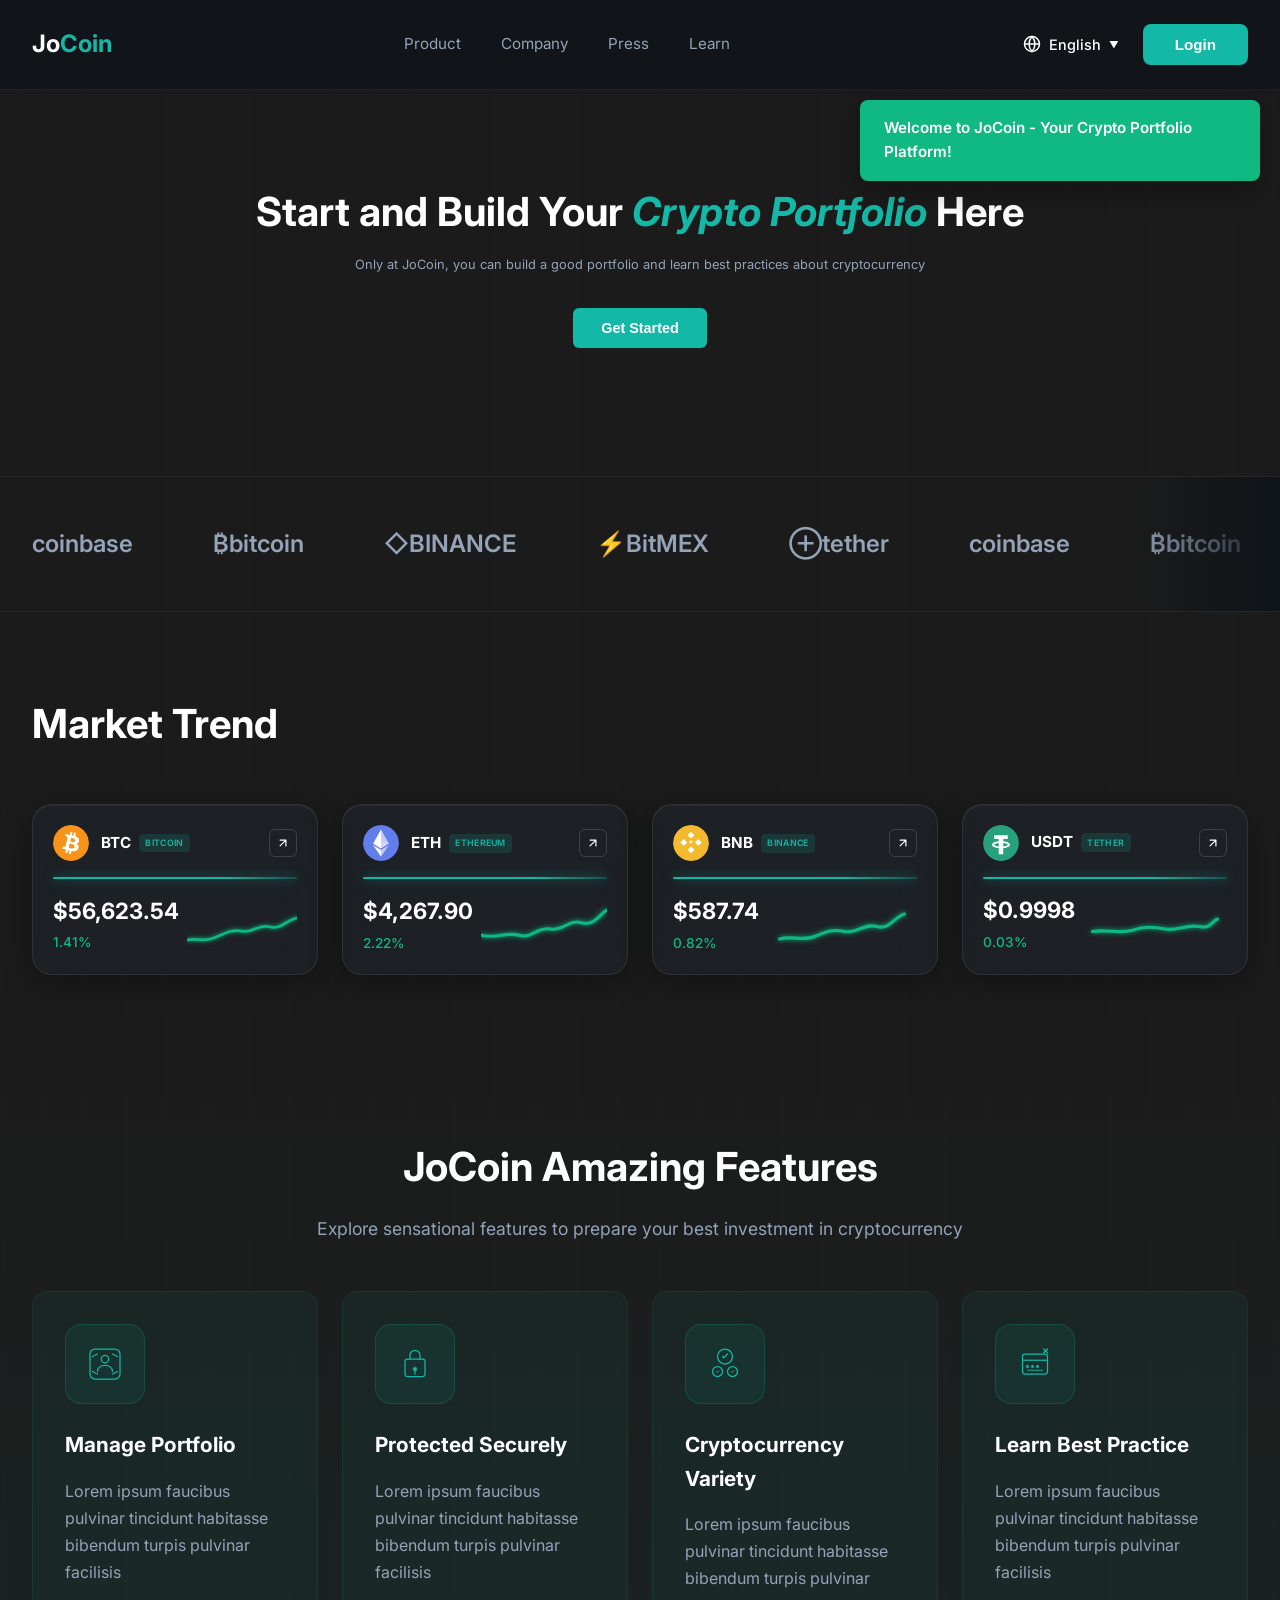
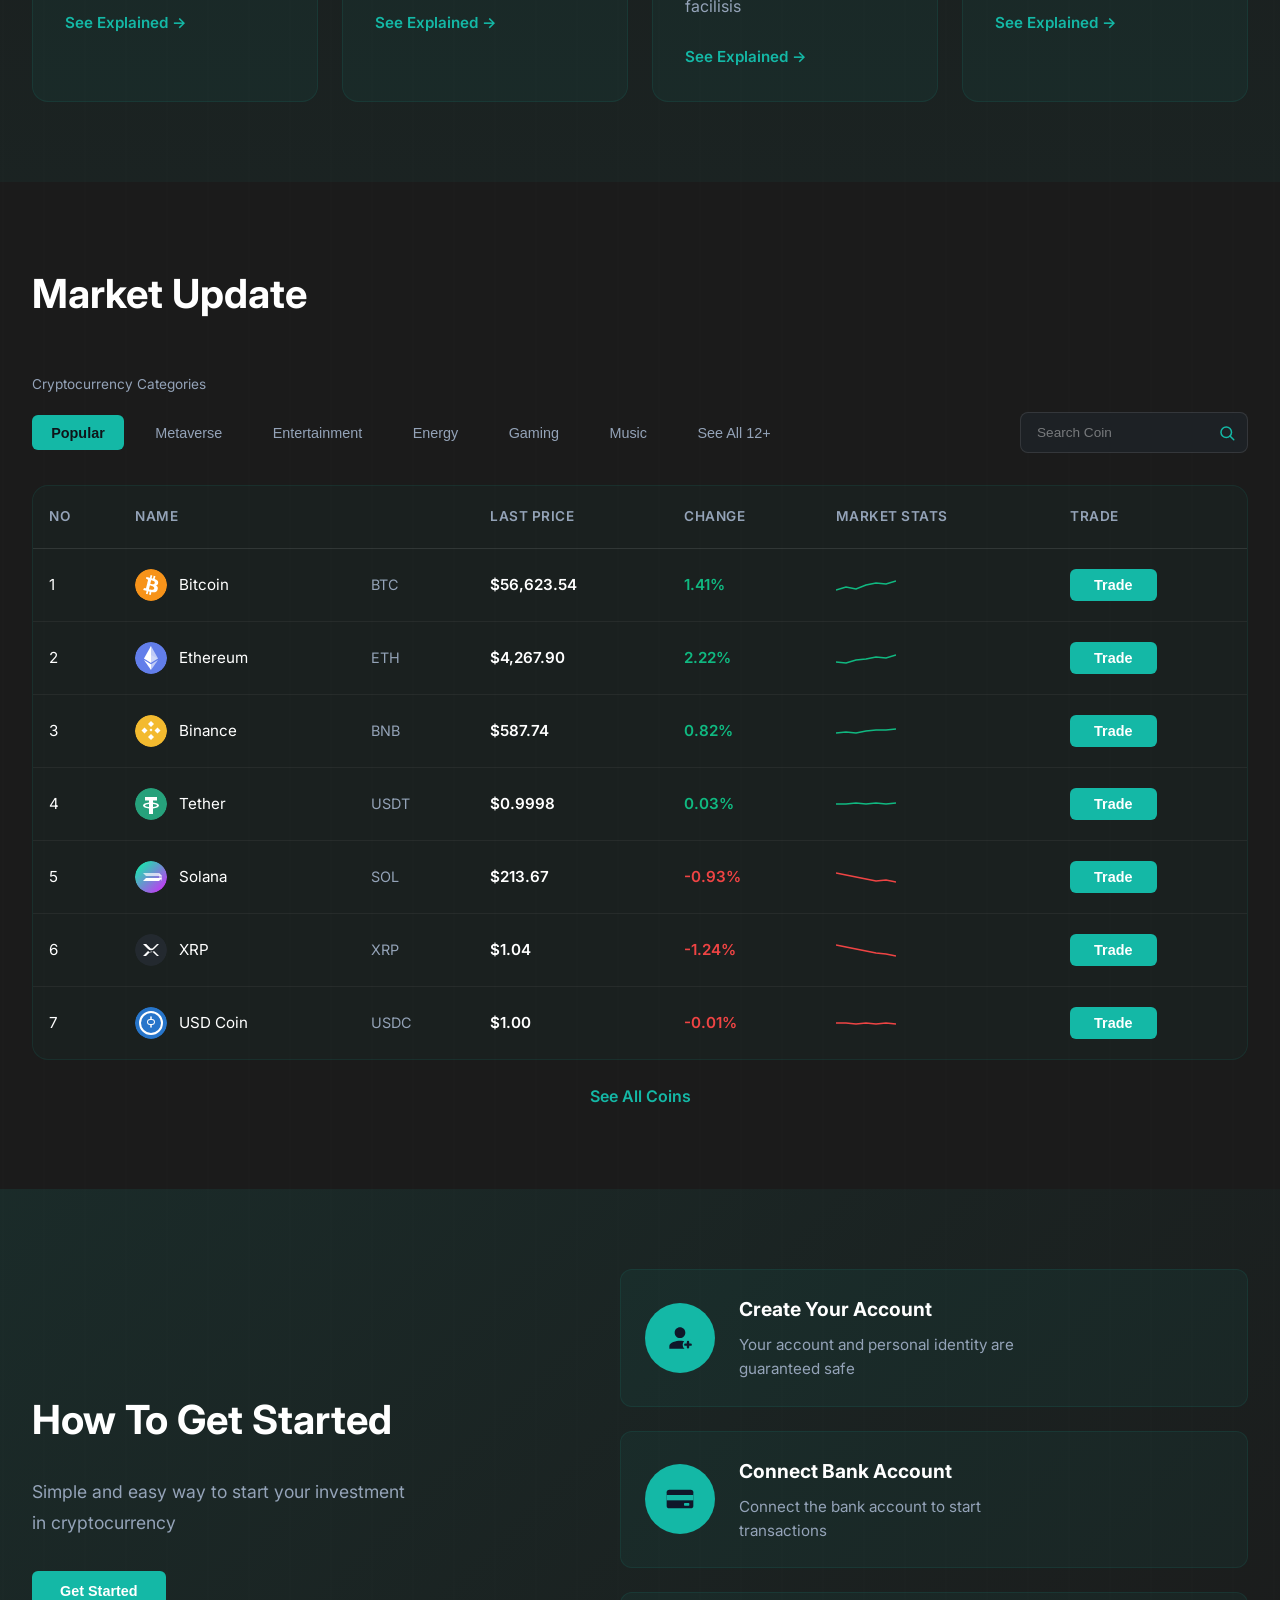
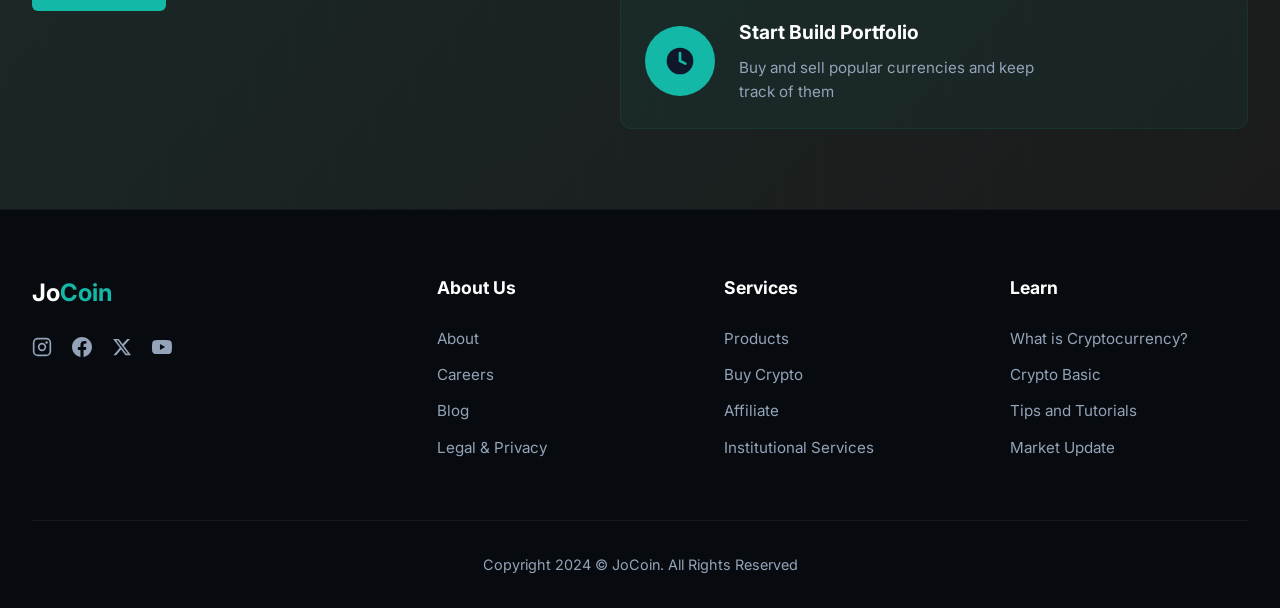
<file: index.html>
<!DOCTYPE html>
<html lang="en">
<head>
    <meta charset="UTF-8">
    <meta name="viewport" content="width=device-width, initial-scale=1.0">
    <title>JoCoin - Start and Build Your Crypto Portfolio</title>
    <link rel="stylesheet" href="styles.css">
    <link rel="preconnect" href="https://fonts.googleapis.com">
    <link rel="preconnect" href="https://fonts.gstatic.com" crossorigin>
    <link href="https://fonts.googleapis.com/css2?family=Inter:wght@300;400;500;600;700;800&display=swap" rel="stylesheet">
</head>
<body>
    <!-- Global Background System -->
    <div class="global-bg-base"></div>
    <div class="global-bg-grid"></div>
    <div class="global-bg-glow"></div>
    <div class="global-bg-vignette"></div>
    <div class="global-bg-noise"></div>

    <!-- Header -->
    <header class="header">
        <div class="container">
            <div class="nav-wrapper">
                <div class="logo">
                    <span class="logo-text">Jo</span><span class="logo-highlight">Coin</span>
                </div>
                <nav class="nav-menu">
                    <a href="#product">Product</a>
                    <a href="#company">Company</a>
                    <a href="#press">Press</a>
                    <a href="#learn">Learn</a>
                </nav>
                <div class="nav-actions">
                    <div class="language-selector">
                        <svg class="globe-icon" width="18" height="18" viewBox="0 0 24 24" fill="none" stroke="currentColor" stroke-width="2">
                            <circle cx="12" cy="12" r="10"/>
                            <path d="M2 12h20"/>
                            <path d="M12 2a15.3 15.3 0 0 1 4 10 15.3 15.3 0 0 1-4 10 15.3 15.3 0 0 1-4-10 15.3 15.3 0 0 1 4-10z"/>
                        </svg>
                        <span class="lang-text">English</span>
                        <span class="arrow-down">▼</span>
                        <div class="language-dropdown">
                            <div class="lang-option active" data-lang="en">English</div>
                            <div class="lang-option" data-lang="es">Spanish</div>
                            <div class="lang-option" data-lang="fr">French</div>
                        </div>
                    </div>
                    <button class="btn-login">Login</button>
                </div>
            </div>
        </div>
    </header>

    <!-- Hero Section -->
    <section class="hero section-glow">
        <div class="container">
            <h1 class="hero-title">
                Start and Build Your <span class="highlight">Crypto Portfolio</span> Here
            </h1>
            <p class="hero-subtitle">
                Only at JoCoin, you can build a good portfolio and learn best practices about cryptocurrency
            </p>
            <button class="btn-primary">Get Started</button>
        </div>
    </section>

    <!-- Partners Section -->
    <section class="partners section-glow">
        <div class="container">
            <div class="partners-carousel">
                <div class="partners-track">
                    <div class="partner-logo">coinbase</div>
                    <div class="partner-logo">₿bitcoin</div>
                    <div class="partner-logo">◇BINANCE</div>
                    <div class="partner-logo">⚡BitMEX</div>
                    <div class="partner-logo">⊕tether</div>
                    <!-- Duplicate for seamless loop -->
                    <div class="partner-logo">coinbase</div>
                    <div class="partner-logo">₿bitcoin</div>
                    <div class="partner-logo">◇BINANCE</div>
                    <div class="partner-logo">⚡BitMEX</div>
                    <div class="partner-logo">⊕tether</div>
                </div>
            </div>
        </div>
    </section>

    <!-- Market Trend Section -->
    <section class="market-trend section-glow">
        <div class="container">
            <h2 class="section-title">Market Trend</h2>
            <div class="trend-grid">
                <div class="trend-card">
                    <div class="trend-header">
                        <div class="crypto-info">
                            <span class="crypto-icon btc">
                                <svg viewBox="0 0 32 32" fill="none">
                                    <circle cx="16" cy="16" r="16" fill="#F7931A"/>
                                    <path d="M23.189 14.02c.314-2.096-1.283-3.223-3.465-3.975l.708-2.84-1.728-.43-.69 2.765c-.454-.114-.92-.22-1.385-.326l.695-2.783L15.596 6l-.708 2.839c-.376-.086-.746-.17-1.104-.26l.002-.009-2.384-.595-.46 1.846s1.283.294 1.256.312c.7.175.826.638.805 1.006l-.806 3.235c.048.012.11.03.18.057l-.183-.045-1.13 4.532c-.086.212-.303.531-.793.41.018.025-1.256-.313-1.256-.313l-.858 1.978 2.25.561c.418.105.828.215 1.231.318l-.715 2.872 1.727.43.708-2.84c.472.127.93.245 1.378.357l-.706 2.828 1.728.43.715-2.866c2.948.558 5.164.333 6.097-2.333.752-2.146-.037-3.385-1.588-4.192 1.13-.26 1.98-1.003 2.207-2.538zm-3.95 5.538c-.533 2.147-4.148.986-5.32.695l.95-3.805c1.172.293 4.929.872 4.37 3.11zm.535-5.569c-.487 1.953-3.495.96-4.47.717l.86-3.45c.975.243 4.118.696 3.61 2.733z" fill="white"/>
                                </svg>
                            </span>
                            <div class="crypto-details">
                                <span class="crypto-name">BTC</span>
                                <span class="badge">BITCOIN</span>
                            </div>
                        </div>
                        <span class="trend-arrow">
                            <svg viewBox="0 0 24 24" fill="none">
                                <path d="M7 17L17 7M17 7H7M17 7V17" stroke="currentColor" stroke-width="2" stroke-linecap="round" stroke-linejoin="round"/>
                            </svg>
                        </span>
                    </div>
                    <div class="trend-divider"></div>
                    <div class="price-chart-row">
                        <div class="price-info">
                            <div class="price">$56,623.54</div>
                            <div class="change positive">1.41%</div>
                        </div>
                        <div class="mini-chart">
                            <svg viewBox="0 0 100 40" class="chart-positive">
                                <defs>
                                    <filter id="glow-btc" x="-50%" y="-50%" width="200%" height="200%">
                                        <feGaussianBlur stdDeviation="2" result="coloredBlur"/>
                                        <feMerge><feMergeNode in="coloredBlur"/><feMergeNode in="SourceGraphic"/></feMerge>
                                    </filter>
                                </defs>
                                <path d="M0,30 C10,28 15,32 25,28 S40,20 50,22 S65,15 75,18 S90,12 100,10" filter="url(#glow-btc)"/>
                            </svg>
                        </div>
                    </div>
                </div>

                <div class="trend-card">
                    <div class="trend-header">
                        <div class="crypto-info">
                            <span class="crypto-icon eth">
                                <svg viewBox="0 0 32 32" fill="none">
                                    <circle cx="16" cy="16" r="16" fill="#627EEA"/>
                                    <path d="M16 4L15.75 4.85V20.55L16 20.8L23 16.54L16 4Z" fill="white" fill-opacity="0.6"/>
                                    <path d="M16 4L9 16.54L16 20.8V4Z" fill="white"/>
                                    <path d="M16 22.24L15.85 22.42V27.62L16 28.01L23.01 17.98L16 22.24Z" fill="white" fill-opacity="0.6"/>
                                    <path d="M16 28.01V22.24L9 17.98L16 28.01Z" fill="white"/>
                                    <path d="M16 20.8L23 16.54L16 12.88V20.8Z" fill="white" fill-opacity="0.2"/>
                                    <path d="M9 16.54L16 20.8V12.88L9 16.54Z" fill="white" fill-opacity="0.6"/>
                                </svg>
                            </span>
                            <div class="crypto-details">
                                <span class="crypto-name">ETH</span>
                                <span class="badge">ETHEREUM</span>
                            </div>
                        </div>
                        <span class="trend-arrow">
                            <svg viewBox="0 0 24 24" fill="none">
                                <path d="M7 17L17 7M17 7H7M17 7V17" stroke="currentColor" stroke-width="2" stroke-linecap="round" stroke-linejoin="round"/>
                            </svg>
                        </span>
                    </div>
                    <div class="trend-divider"></div>
                    <div class="price-chart-row">
                        <div class="price-info">
                            <div class="price">$4,267.90</div>
                            <div class="change positive">2.22%</div>
                        </div>
                        <div class="mini-chart">
                            <svg viewBox="0 0 100 40" class="chart-positive">
                                <defs>
                                    <filter id="glow-eth" x="-50%" y="-50%" width="200%" height="200%">
                                        <feGaussianBlur stdDeviation="2" result="coloredBlur"/>
                                        <feMerge><feMergeNode in="coloredBlur"/><feMergeNode in="SourceGraphic"/></feMerge>
                                    </filter>
                                </defs>
                                <path d="M0,25 C12,28 20,22 30,25 S45,18 55,20 S70,12 80,15 S95,8 100,5" filter="url(#glow-eth)"/>
                            </svg>
                        </div>
                    </div>
                </div>

                <div class="trend-card">
                    <div class="trend-header">
                        <div class="crypto-info">
                            <span class="crypto-icon bnb">
                                <svg viewBox="0 0 32 32" fill="none">
                                    <circle cx="16" cy="16" r="16" fill="#F3BA2F"/>
                                    <path d="M16 6L13 9L16 12L19 9L16 6Z" fill="white"/>
                                    <path d="M9.5 12.5L6.5 15.5L9.5 18.5L12.5 15.5L9.5 12.5Z" fill="white"/>
                                    <path d="M22.5 12.5L19.5 15.5L22.5 18.5L25.5 15.5L22.5 12.5Z" fill="white"/>
                                    <path d="M16 19L13 22L16 25L19 22L16 19Z" fill="white"/>
                                    <path d="M16 13.5L14.5 15L16 16.5L17.5 15L16 13.5Z" fill="white"/>
                                </svg>
                            </span>
                            <div class="crypto-details">
                                <span class="crypto-name">BNB</span>
                                <span class="badge">BINANCE</span>
                            </div>
                        </div>
                        <span class="trend-arrow">
                            <svg viewBox="0 0 24 24" fill="none">
                                <path d="M7 17L17 7M17 7H7M17 7V17" stroke="currentColor" stroke-width="2" stroke-linecap="round" stroke-linejoin="round"/>
                            </svg>
                        </span>
                    </div>
                    <div class="trend-divider"></div>
                    <div class="price-chart-row">
                        <div class="price-info">
                            <div class="price">$587.74</div>
                            <div class="change positive">0.82%</div>
                        </div>
                        <div class="mini-chart">
                            <svg viewBox="0 0 100 40" class="chart-positive">
                                <defs>
                                    <filter id="glow-bnb" x="-50%" y="-50%" width="200%" height="200%">
                                        <feGaussianBlur stdDeviation="2" result="coloredBlur"/>
                                        <feMerge><feMergeNode in="coloredBlur"/><feMergeNode in="SourceGraphic"/></feMerge>
                                    </filter>
                                </defs>
                                <path d="M0,28 C10,25 18,30 28,26 S42,20 52,22 S68,15 78,18 S92,10 100,8" filter="url(#glow-bnb)"/>
                            </svg>
                        </div>
                    </div>
                </div>

                <div class="trend-card">
                    <div class="trend-header">
                        <div class="crypto-info">
                            <span class="crypto-icon usdt">
                                <svg viewBox="0 0 32 32" fill="none">
                                    <circle cx="16" cy="16" r="16" fill="#26A17B"/>
                                    <path d="M18 14.5V12.5H22V9H10V12.5H14V14.5C10.5 14.8 8 16 8 17.5C8 19 10.5 20.2 14 20.5V26H18V20.5C21.5 20.2 24 19 24 17.5C24 16 21.5 14.8 18 14.5ZM14 19C11.8 18.8 10 18.2 10 17.5C10 16.8 11.8 16.2 14 16V19ZM18 19V16C20.2 16.2 22 16.8 22 17.5C22 18.2 20.2 18.8 18 19Z" fill="white"/>
                                </svg>
                            </span>
                            <div class="crypto-details">
                                <span class="crypto-name">USDT</span>
                                <span class="badge">TETHER</span>
                            </div>
                        </div>
                        <span class="trend-arrow">
                            <svg viewBox="0 0 24 24" fill="none">
                                <path d="M7 17L17 7M17 7H7M17 7V17" stroke="currentColor" stroke-width="2" stroke-linecap="round" stroke-linejoin="round"/>
                            </svg>
                        </span>
                    </div>
                    <div class="trend-divider"></div>
                    <div class="price-chart-row">
                        <div class="price-info">
                            <div class="price">$0.9998</div>
                            <div class="change positive">0.03%</div>
                        </div>
                        <div class="mini-chart">
                            <svg viewBox="0 0 100 40" class="chart-positive">
                                <defs>
                                    <filter id="glow-usdt" x="-50%" y="-50%" width="200%" height="200%">
                                        <feGaussianBlur stdDeviation="2" result="coloredBlur"/>
                                        <feMerge><feMergeNode in="coloredBlur"/><feMergeNode in="SourceGraphic"/></feMerge>
                                    </filter>
                                </defs>
                                <path d="M0,22 C12,20 22,24 32,21 S48,18 58,20 S75,16 85,18 S95,14 100,12" filter="url(#glow-usdt)"/>
                            </svg>
                        </div>
                    </div>
                </div>
            </div>
        </div>
    </section>

    <!-- Features Section -->
    <section class="features section-glow">
        <div class="container">
            <h2 class="section-title">JoCoin Amazing Features</h2>
            <p class="section-subtitle">Explore sensational features to prepare your best investment in cryptocurrency</p>
            <div class="features-grid">
                <div class="feature-card">
                    <div class="feature-icon">
                        <svg viewBox="0 0 64 64" fill="none">
                            <rect x="8" y="8" width="48" height="48" rx="8" stroke="currentColor" stroke-width="2"/>
                            <circle cx="32" cy="24" r="6" stroke="currentColor" stroke-width="2"/>
                            <path d="M20 44C20 38 25 34 32 34C39 34 44 38 44 44" stroke="currentColor" stroke-width="2" stroke-linecap="round"/>
                            <path d="M12 20L20 16M44 16L52 20M12 44L20 48M44 48L52 44" stroke="currentColor" stroke-width="2" stroke-linecap="round"/>
                        </svg>
                    </div>
                    <h3>Manage Portfolio</h3>
                    <p>Lorem ipsum faucibus pulvinar tincidunt habitasse bibendum turpis pulvinar facilisis</p>
                    <a href="#" class="feature-link">See Explained →</a>
                </div>

                <div class="feature-card">
                    <div class="feature-icon">
                        <svg viewBox="0 0 64 64" fill="none">
                            <rect x="16" y="24" width="32" height="28" rx="4" stroke="currentColor" stroke-width="2"/>
                            <path d="M24 24V18C24 13.6 27.6 10 32 10C36.4 10 40 13.6 40 18V24" stroke="currentColor" stroke-width="2" stroke-linecap="round"/>
                            <circle cx="32" cy="40" r="3" fill="currentColor"/>
                            <line x1="32" y1="43" x2="32" y2="48" stroke="currentColor" stroke-width="2" stroke-linecap="round"/>
                        </svg>
                    </div>
                    <h3>Protected Securely</h3>
                    <p>Lorem ipsum faucibus pulvinar tincidunt habitasse bibendum turpis pulvinar facilisis</p>
                    <a href="#" class="feature-link">See Explained →</a>
                </div>

                <div class="feature-card">
                    <div class="feature-icon">
                        <svg viewBox="0 0 64 64" fill="none">
                            <circle cx="32" cy="20" r="12" stroke="currentColor" stroke-width="2"/>
                            <path d="M28 20L30 22L36 16" stroke="currentColor" stroke-width="2" stroke-linecap="round" stroke-linejoin="round"/>
                            <circle cx="20" cy="44" r="8" stroke="currentColor" stroke-width="2"/>
                            <path d="M18 44L19.5 45.5L22 43" stroke="currentColor" stroke-width="1.5" stroke-linecap="round" stroke-linejoin="round"/>
                            <circle cx="44" cy="44" r="8" stroke="currentColor" stroke-width="2"/>
                            <path d="M42 44L43.5 45.5L46 43" stroke="currentColor" stroke-width="1.5" stroke-linecap="round" stroke-linejoin="round"/>
                        </svg>
                    </div>
                    <h3>Cryptocurrency Variety</h3>
                    <p>Lorem ipsum faucibus pulvinar tincidunt habitasse bibendum turpis pulvinar facilisis</p>
                    <a href="#" class="feature-link">See Explained →</a>
                </div>

                <div class="feature-card">
                    <div class="feature-icon">
                        <svg viewBox="0 0 64 64" fill="none">
                            <rect x="12" y="16" width="40" height="32" rx="4" stroke="currentColor" stroke-width="2"/>
                            <path d="M12 26H52" stroke="currentColor" stroke-width="2"/>
                            <circle cx="20" cy="36" r="2" fill="currentColor"/>
                            <circle cx="28" cy="36" r="2" fill="currentColor"/>
                            <circle cx="36" cy="36" r="2" fill="currentColor"/>
                            <path d="M20 42H44" stroke="currentColor" stroke-width="1.5" stroke-linecap="round"/>
                            <path d="M46 8L52 14M52 8L46 14" stroke="currentColor" stroke-width="2" stroke-linecap="round"/>
                        </svg>
                    </div>
                    <h3>Learn Best Practice</h3>
                    <p>Lorem ipsum faucibus pulvinar tincidunt habitasse bibendum turpis pulvinar facilisis</p>
                    <a href="#" class="feature-link">See Explained →</a>
                </div>
            </div>
        </div>
    </section>

    <!-- Market Update Section -->
    <section class="market-update section-glow">
        <div class="container">
            <h2 class="section-title">Market Update</h2>
            <div class="market-header">
                <span class="tab-label">Cryptocurrency Categories</span>
                <div class="tabs-wrapper">
                    <div class="category-tabs">
                        <button class="tab active" data-category="all">Popular</button>
                        <button class="tab" data-category="metaverse">Metaverse</button>
                        <button class="tab" data-category="entertainment">Entertainment</button>
                        <button class="tab" data-category="energy">Energy</button>
                        <button class="tab" data-category="gaming">Gaming</button>
                        <button class="tab" data-category="music">Music</button>
                        <button class="tab" data-category="see-all">See All 12+</button>
                    </div>
                    <div class="search-box">
                        <input type="text" placeholder="Search Coin" id="searchInput">
                        <span class="search-icon">
                            <svg viewBox="0 0 24 24" fill="none">
                                <circle cx="11" cy="11" r="7" stroke="currentColor" stroke-width="2"/>
                                <path d="M16 16L21 21" stroke="currentColor" stroke-width="2" stroke-linecap="round"/>
                            </svg>
                        </span>
                    </div>
                </div>
            </div>

            <div class="market-table">
                <table>
                    <thead>
                        <tr>
                            <th>NO</th>
                            <th>NAME</th>
                            <th></th>
                            <th>LAST PRICE</th>
                            <th>CHANGE</th>
                            <th>MARKET STATS</th>
                            <th>TRADE</th>
                        </tr>
                    </thead>
                    <tbody id="marketTableBody">
                        <tr class="crypto-row" data-name="Bitcoin">
                            <td>1</td>
                            <td>
                                <div class="table-crypto-info">
                                    <span class="table-crypto-icon btc">
                                        <svg viewBox="0 0 32 32" fill="none">
                                            <circle cx="16" cy="16" r="16" fill="#F7931A"/>
                                            <path d="M23.189 14.02c.314-2.096-1.283-3.223-3.465-3.975l.708-2.84-1.728-.43-.69 2.765c-.454-.114-.92-.22-1.385-.326l.695-2.783L15.596 6l-.708 2.839c-.376-.086-.746-.17-1.104-.26l.002-.009-2.384-.595-.46 1.846s1.283.294 1.256.312c.7.175.826.638.805 1.006l-.806 3.235c.048.012.11.03.18.057l-.183-.045-1.13 4.532c-.086.212-.303.531-.793.41.018.025-1.256-.313-1.256-.313l-.858 1.978 2.25.561c.418.105.828.215 1.231.318l-.715 2.872 1.727.43.708-2.84c.472.127.93.245 1.378.357l-.706 2.828 1.728.43.715-2.866c2.948.558 5.164.333 6.097-2.333.752-2.146-.037-3.385-1.588-4.192 1.13-.26 1.98-1.003 2.207-2.538zm-3.95 5.538c-.533 2.147-4.148.986-5.32.695l.95-3.805c1.172.293 4.929.872 4.37 3.11zm.535-5.569c-.487 1.953-3.495.96-4.47.717l.86-3.45c.975.243 4.118.696 3.61 2.733z" fill="white"/>
                                        </svg>
                                    </span>
                                    <span>Bitcoin</span>
                                </div>
                            </td>
                            <td class="crypto-symbol">BTC</td>
                            <td class="price-cell">$56,623.54</td>
                            <td class="change-cell positive">1.41%</td>
                            <td>
                                <div class="table-mini-chart positive">
                                    <svg viewBox="0 0 60 20">
                                        <polyline points="0,15 10,12 20,14 30,10 40,8 50,9 60,6" fill="none" stroke="currentColor" stroke-width="1.5"/>
                                    </svg>
                                </div>
                            </td>
                            <td><button class="btn-trade">Trade</button></td>
                        </tr>
                        <tr class="crypto-row" data-name="Ethereum">
                            <td>2</td>
                            <td>
                                <div class="table-crypto-info">
                                    <span class="table-crypto-icon eth">
                                        <svg viewBox="0 0 32 32" fill="none">
                                            <circle cx="16" cy="16" r="16" fill="#627EEA"/>
                                            <path d="M16 4L15.75 4.85V20.55L16 20.8L23 16.54L16 4Z" fill="white" fill-opacity="0.6"/>
                                            <path d="M16 4L9 16.54L16 20.8V4Z" fill="white"/>
                                            <path d="M16 22.24L15.85 22.42V27.62L16 28.01L23.01 17.98L16 22.24Z" fill="white" fill-opacity="0.6"/>
                                            <path d="M16 28.01V22.24L9 17.98L16 28.01Z" fill="white"/>
                                            <path d="M16 20.8L23 16.54L16 12.88V20.8Z" fill="white" fill-opacity="0.2"/>
                                            <path d="M9 16.54L16 20.8V12.88L9 16.54Z" fill="white" fill-opacity="0.6"/>
                                        </svg>
                                    </span>
                                    <span>Ethereum</span>
                                </div>
                            </td>
                            <td class="crypto-symbol">ETH</td>
                            <td class="price-cell">$4,267.90</td>
                            <td class="change-cell positive">2.22%</td>
                            <td>
                                <div class="table-mini-chart positive">
                                    <svg viewBox="0 0 60 20">
                                        <polyline points="0,14 10,15 20,12 30,11 40,9 50,10 60,7" fill="none" stroke="currentColor" stroke-width="1.5"/>
                                    </svg>
                                </div>
                            </td>
                            <td><button class="btn-trade">Trade</button></td>
                        </tr>
                        <tr class="crypto-row" data-name="Binance">
                            <td>3</td>
                            <td>
                                <div class="table-crypto-info">
                                    <span class="table-crypto-icon bnb">
                                        <svg viewBox="0 0 32 32" fill="none">
                                            <circle cx="16" cy="16" r="16" fill="#F3BA2F"/>
                                            <path d="M16 6L13 9L16 12L19 9L16 6Z" fill="white"/>
                                            <path d="M9.5 12.5L6.5 15.5L9.5 18.5L12.5 15.5L9.5 12.5Z" fill="white"/>
                                            <path d="M22.5 12.5L19.5 15.5L22.5 18.5L25.5 15.5L22.5 12.5Z" fill="white"/>
                                            <path d="M16 19L13 22L16 25L19 22L16 19Z" fill="white"/>
                                            <path d="M16 13.5L14.5 15L16 16.5L17.5 15L16 13.5Z" fill="white"/>
                                        </svg>
                                    </span>
                                    <span>Binance</span>
                                </div>
                            </td>
                            <td class="crypto-symbol">BNB</td>
                            <td class="price-cell">$587.74</td>
                            <td class="change-cell positive">0.82%</td>
                            <td>
                                <div class="table-mini-chart positive">
                                    <svg viewBox="0 0 60 20">
                                        <polyline points="0,12 10,11 20,12 30,10 40,9 50,9 60,8" fill="none" stroke="currentColor" stroke-width="1.5"/>
                                    </svg>
                                </div>
                            </td>
                            <td><button class="btn-trade">Trade</button></td>
                        </tr>
                        <tr class="crypto-row" data-name="Tether">
                            <td>4</td>
                            <td>
                                <div class="table-crypto-info">
                                    <span class="table-crypto-icon usdt">
                                        <svg viewBox="0 0 32 32" fill="none">
                                            <circle cx="16" cy="16" r="16" fill="#26A17B"/>
                                            <path d="M18 14.5V12.5H22V9H10V12.5H14V14.5C10.5 14.8 8 16 8 17.5C8 19 10.5 20.2 14 20.5V26H18V20.5C21.5 20.2 24 19 24 17.5C24 16 21.5 14.8 18 14.5ZM14 19C11.8 18.8 10 18.2 10 17.5C10 16.8 11.8 16.2 14 16V19ZM18 19V16C20.2 16.2 22 16.8 22 17.5C22 18.2 20.2 18.8 18 19Z" fill="white"/>
                                        </svg>
                                    </span>
                                    <span>Tether</span>
                                </div>
                            </td>
                            <td class="crypto-symbol">USDT</td>
                            <td class="price-cell">$0.9998</td>
                            <td class="change-cell positive">0.03%</td>
                            <td>
                                <div class="table-mini-chart positive">
                                    <svg viewBox="0 0 60 20">
                                        <polyline points="0,10 10,10 20,9 30,10 40,9 50,10 60,9" fill="none" stroke="currentColor" stroke-width="1.5"/>
                                    </svg>
                                </div>
                            </td>
                            <td><button class="btn-trade">Trade</button></td>
                        </tr>
                        <tr class="crypto-row" data-name="Solana">
                            <td>5</td>
                            <td>
                                <div class="table-crypto-info">
                                    <span class="table-crypto-icon sol">
                                        <svg viewBox="0 0 32 32" fill="none">
                                            <defs>
                                                <linearGradient id="solGradient" x1="0%" y1="0%" x2="100%" y2="100%">
                                                    <stop offset="0%" style="stop-color:#00FFA3;stop-opacity:1" />
                                                    <stop offset="100%" style="stop-color:#DC1FFF;stop-opacity:1" />
                                                </linearGradient>
                                            </defs>
                                            <circle cx="16" cy="16" r="16" fill="url(#solGradient)"/>
                                            <path d="M8 20L11 17H27L24 20H8Z" fill="white"/>
                                            <path d="M8 12L11 15H27L24 12H8Z" fill="white" opacity="0.7"/>
                                            <path d="M24 12L27 15V20L24 17V12Z" fill="white" opacity="0.5"/>
                                        </svg>
                                    </span>
                                    <span>Solana</span>
                                </div>
                            </td>
                            <td class="crypto-symbol">SOL</td>
                            <td class="price-cell">$213.67</td>
                            <td class="change-cell negative">-0.93%</td>
                            <td>
                                <div class="table-mini-chart negative">
                                    <svg viewBox="0 0 60 20">
                                        <polyline points="0,6 10,8 20,10 30,12 40,14 50,13 60,15" fill="none" stroke="currentColor" stroke-width="1.5"/>
                                    </svg>
                                </div>
                            </td>
                            <td><button class="btn-trade">Trade</button></td>
                        </tr>
                        <tr class="crypto-row" data-name="XRP">
                            <td>6</td>
                            <td>
                                <div class="table-crypto-info">
                                    <span class="table-crypto-icon xrp">
                                        <svg viewBox="0 0 32 32" fill="none">
                                            <circle cx="16" cy="16" r="16" fill="#23292F"/>
                                            <path d="M22 10L18 14C17.2 14.8 16 14.8 15.2 14L11.2 10H8L13 15C14.6 16.6 17.4 16.6 19 15L24 10H22ZM19 17C17.4 18.6 14.6 18.6 13 17L8 22H11L15 18C15.8 17.2 17 17.2 17.8 18L22 22H24L19 17Z" fill="white"/>
                                        </svg>
                                    </span>
                                    <span>XRP</span>
                                </div>
                            </td>
                            <td class="crypto-symbol">XRP</td>
                            <td class="price-cell">$1.04</td>
                            <td class="change-cell negative">-1.24%</td>
                            <td>
                                <div class="table-mini-chart negative">
                                    <svg viewBox="0 0 60 20">
                                        <polyline points="0,5 10,7 20,9 30,11 40,13 50,14 60,16" fill="none" stroke="currentColor" stroke-width="1.5"/>
                                    </svg>
                                </div>
                            </td>
                            <td><button class="btn-trade">Trade</button></td>
                        </tr>
                        <tr class="crypto-row" data-name="USD Coin">
                            <td>7</td>
                            <td>
                                <div class="table-crypto-info">
                                    <span class="table-crypto-icon usdc">
                                        <svg viewBox="0 0 32 32" fill="none">
                                            <circle cx="16" cy="16" r="16" fill="#2775CA"/>
                                            <circle cx="16" cy="16" r="11" stroke="white" stroke-width="2" fill="none"/>
                                            <path d="M12 15C12 13.3 13.3 12 15 12H17C18.7 12 20 13.3 20 15C20 16.7 18.7 18 17 18H15C13.3 18 12 16.7 12 15ZM15 13C13.9 13 13 13.9 13 15C13 16.1 13.9 17 15 17H17C18.1 17 19 16.1 19 15C19 13.9 18.1 13 17 13H15Z" fill="white"/>
                                            <path d="M16 10V12M16 18V20" stroke="white" stroke-width="1.5" stroke-linecap="round"/>
                                        </svg>
                                    </span>
                                    <span>USD Coin</span>
                                </div>
                            </td>
                            <td class="crypto-symbol">USDC</td>
                            <td class="price-cell">$1.00</td>
                            <td class="change-cell negative">-0.01%</td>
                            <td>
                                <div class="table-mini-chart negative">
                                    <svg viewBox="0 0 60 20">
                                        <polyline points="0,10 10,10 20,11 30,10 40,11 50,10 60,11" fill="none" stroke="currentColor" stroke-width="1.5"/>
                                    </svg>
                                </div>
                            </td>
                            <td><button class="btn-trade">Trade</button></td>
                        </tr>
                    </tbody>
                </table>
            </div>
            <div class="see-all-link">
                <a href="#" id="seeAllCoins">See All Coins</a>
            </div>
        </div>
    </section>

    <!-- How To Get Started Section -->
    <section class="get-started section-glow">
        <div class="container">
            <div class="get-started-content">
                <div class="get-started-left">
                    <h2>How To Get Started</h2>
                    <p>Simple and easy way to start your investment<br>in cryptocurrency</p>
                    <button class="btn-primary">Get Started</button>
                </div>
                <div class="get-started-right">
                    <div class="step-card">
                        <div class="step-icon">
                            <svg viewBox="0 0 24 24" fill="currentColor">
                                <path d="M12 12c2.21 0 4-1.79 4-4s-1.79-4-4-4-4 1.79-4 4 1.79 4 4 4zm0 2c-2.67 0-8 1.34-8 4v2h16v-2c0-2.66-5.33-4-8-4z"/>
                                <circle cx="18" cy="17" r="4" fill="#14b8a6"/>
                                <path d="M18 15v4M16 17h4" stroke="#0f172a" stroke-width="1.8" stroke-linecap="round"/>
                            </svg>
                        </div>
                        <div class="step-content">
                            <h3>Create Your Account</h3>
                            <p>Your account and personal identity are<br>guaranteed safe</p>
                        </div>
                    </div>
                    <div class="step-card">
                        <div class="step-icon">
                            <svg viewBox="0 0 24 24" fill="currentColor">
                                <rect x="2" y="5" width="20" height="14" rx="2"/>
                                <rect x="2" y="9" width="20" height="4" fill="#14b8a6"/>
                                <rect x="15" y="15" width="4" height="2" rx="0.5" fill="#14b8a6"/>
                            </svg>
                        </div>
                        <div class="step-content">
                            <h3>Connect Bank Account</h3>
                            <p>Connect the bank account to start<br>transactions</p>
                        </div>
                    </div>
                    <div class="step-card">
                        <div class="step-icon">
                            <svg viewBox="0 0 24 24" fill="currentColor">
                                <circle cx="12" cy="12" r="10"/>
                                <path d="M12 6v6l4 2" stroke="#14b8a6" stroke-width="2" stroke-linecap="round" fill="none"/>
                            </svg>
                        </div>
                        <div class="step-content">
                            <h3>Start Build Portfolio</h3>
                            <p>Buy and sell popular currencies and keep<br>track of them</p>
                        </div>
                    </div>
                </div>
                <div class="carousel-dots">
                    <span class="dot active" data-index="0"></span>
                    <span class="dot" data-index="1"></span>
                    <span class="dot" data-index="2"></span>
                </div>
            </div>
        </div>
    </section>

    <!-- Footer -->
    <footer class="footer section-glow">
        <div class="container">
            <div class="footer-content">
                <div class="footer-column">
                    <div class="footer-logo">
                        <span class="logo-text">Jo</span><span class="logo-highlight">Coin</span>
                    </div>
                    <div class="social-links">
                        <a href="#" class="social-icon" aria-label="Instagram">
                            <svg viewBox="0 0 24 24" fill="none">
                                <rect x="2" y="2" width="20" height="20" rx="5" stroke="currentColor" stroke-width="2"/>
                                <circle cx="12" cy="12" r="4" stroke="currentColor" stroke-width="2"/>
                                <circle cx="17.5" cy="6.5" r="1.5" fill="currentColor"/>
                            </svg>
                        </a>
                        <a href="#" class="social-icon" aria-label="Facebook">
                            <svg viewBox="0 0 24 24" fill="currentColor">
                                <path d="M24 12.073c0-6.627-5.373-12-12-12s-12 5.373-12 12c0 5.99 4.388 10.954 10.125 11.854v-8.385H7.078v-3.47h3.047V9.43c0-3.007 1.792-4.669 4.533-4.669 1.312 0 2.686.235 2.686.235v2.953H15.83c-1.491 0-1.956.925-1.956 1.874v2.25h3.328l-.532 3.47h-2.796v8.385C19.612 23.027 24 18.062 24 12.073z"/>
                            </svg>
                        </a>
                        <a href="#" class="social-icon" aria-label="Twitter">
                            <svg viewBox="0 0 24 24" fill="currentColor">
                                <path d="M18.244 2.25h3.308l-7.227 8.26 8.502 11.24H16.17l-5.214-6.817L4.99 21.75H1.68l7.73-8.835L1.254 2.25H8.08l4.713 6.231zm-1.161 17.52h1.833L7.084 4.126H5.117z"/>
                            </svg>
                        </a>
                        <a href="#" class="social-icon" aria-label="YouTube">
                            <svg viewBox="0 0 24 24" fill="currentColor">
                                <path d="M23.498 6.186a3.016 3.016 0 0 0-2.122-2.136C19.505 3.545 12 3.545 12 3.545s-7.505 0-9.377.505A3.017 3.017 0 0 0 .502 6.186C0 8.07 0 12 0 12s0 3.93.502 5.814a3.016 3.016 0 0 0 2.122 2.136c1.871.505 9.376.505 9.376.505s7.505 0 9.377-.505a3.015 3.015 0 0 0 2.122-2.136C24 15.93 24 12 24 12s0-3.93-.502-5.814zM9.545 15.568V8.432L15.818 12l-6.273 3.568z"/>
                            </svg>
                        </a>
                    </div>
                </div>
                <div class="footer-column">
                    <h4>About Us</h4>
                    <a href="#">About</a>
                    <a href="#">Careers</a>
                    <a href="#">Blog</a>
                    <a href="#">Legal & Privacy</a>
                </div>
                <div class="footer-column">
                    <h4>Services</h4>
                    <a href="#">Products</a>
                    <a href="#">Buy Crypto</a>
                    <a href="#">Affiliate</a>
                    <a href="#">Institutional Services</a>
                </div>
                <div class="footer-column">
                    <h4>Learn</h4>
                    <a href="#">What is Cryptocurrency?</a>
                    <a href="#">Crypto Basic</a>
                    <a href="#">Tips and Tutorials</a>
                    <a href="#">Market Update</a>
                </div>
            </div>
            <div class="footer-bottom">
                <p>Copyright 2024 © JoCoin. All Rights Reserved</p>
            </div>
        </div>
    </footer>

    <script src="script.js"></script>
</body>
</html>
</file>
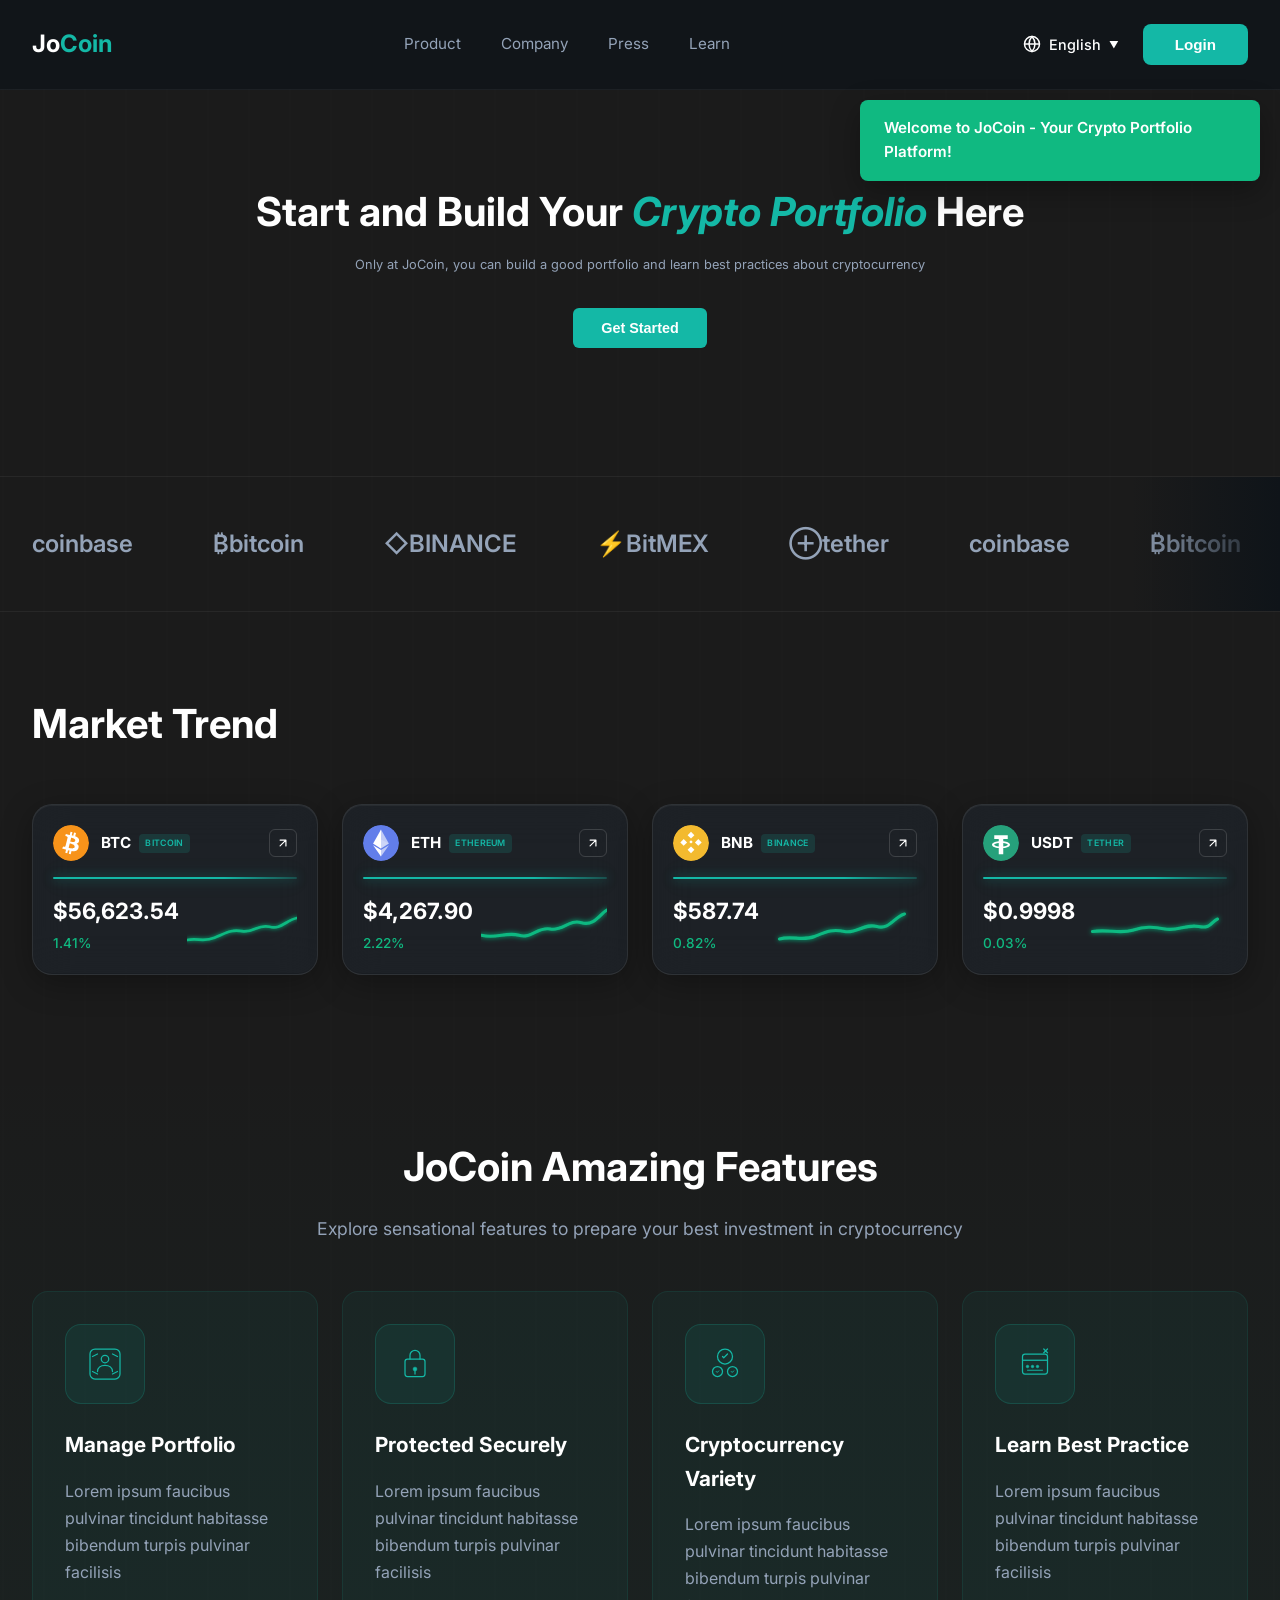
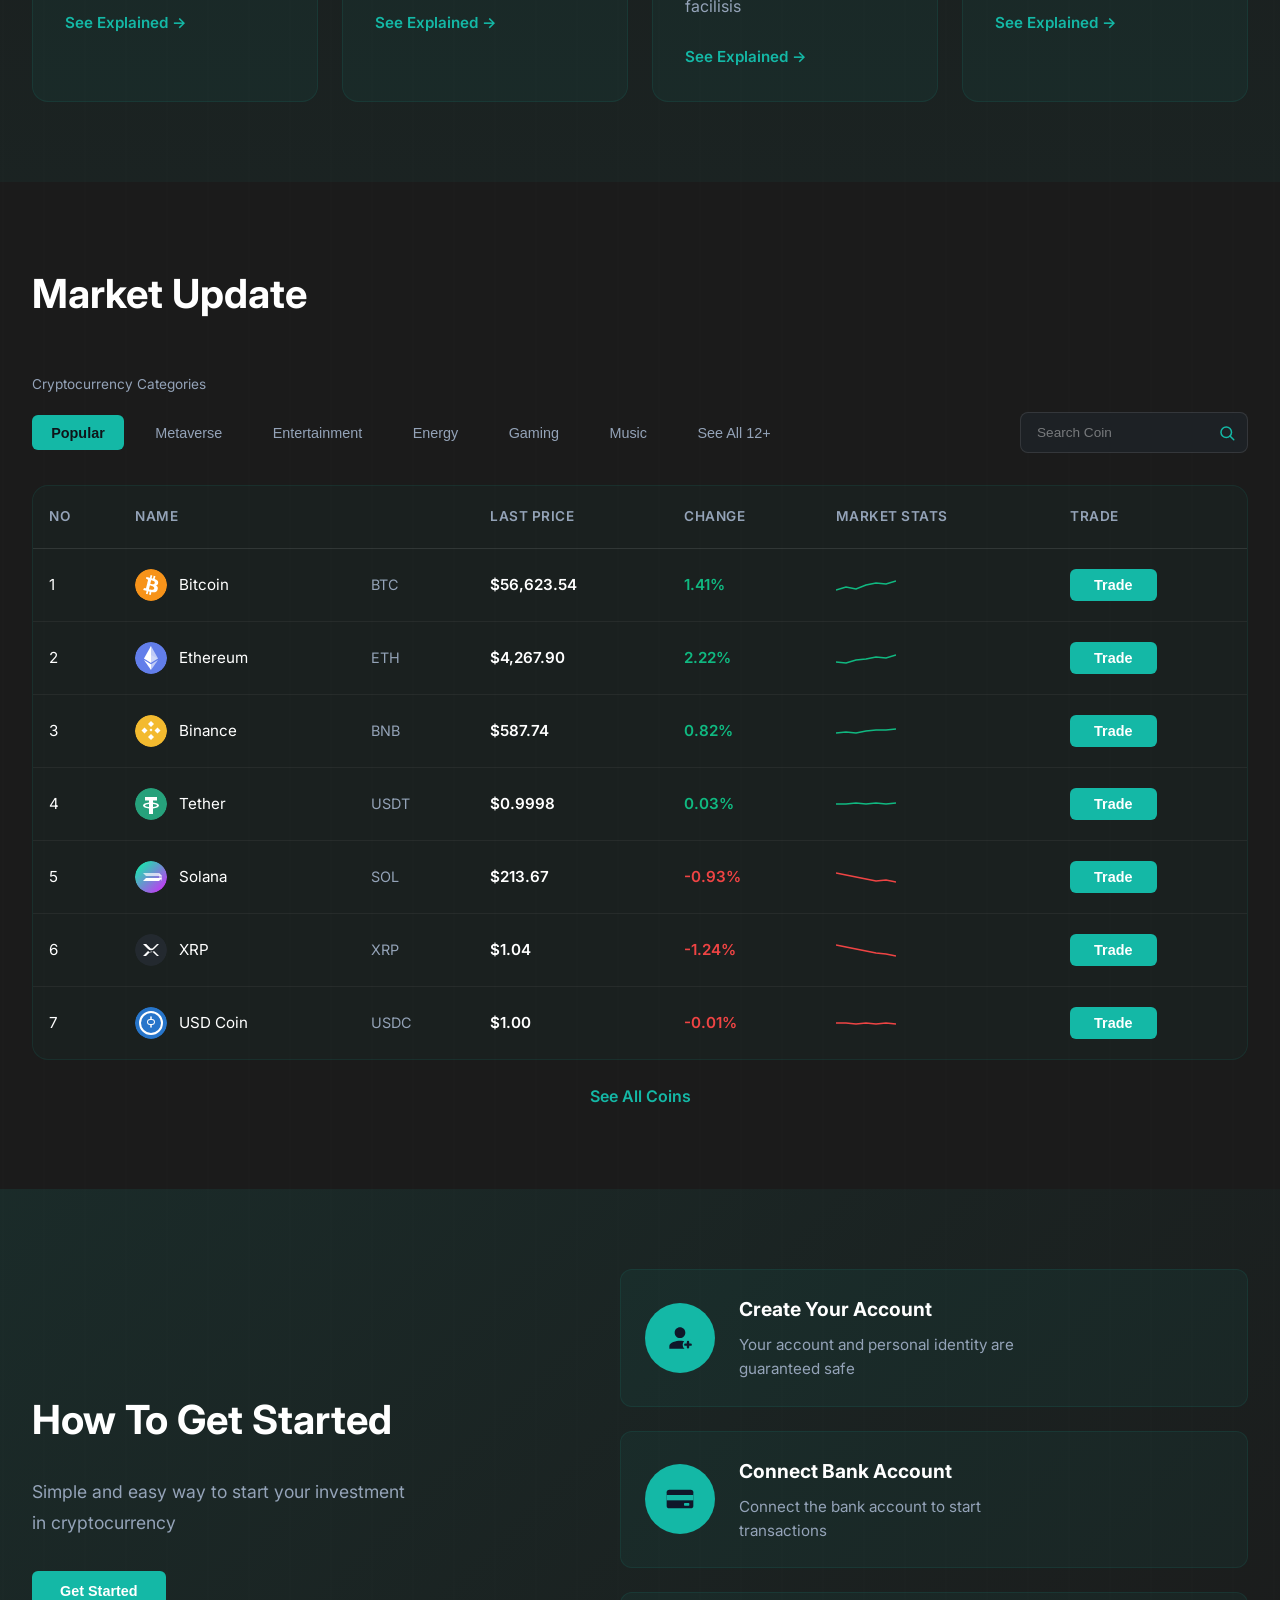
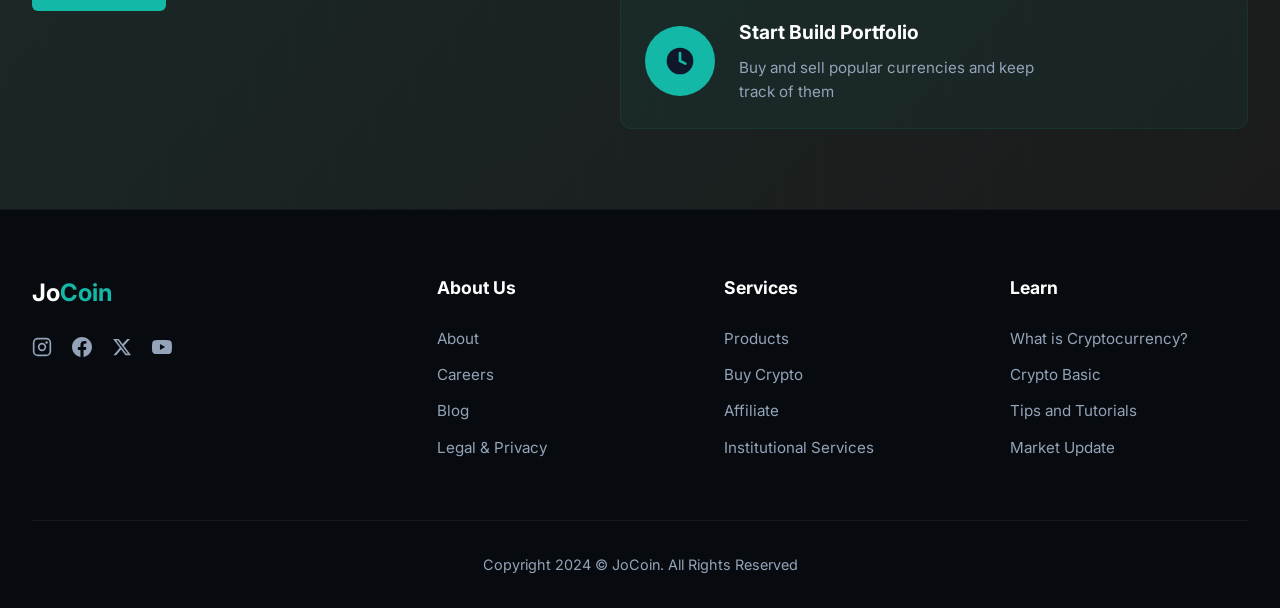
<file: deploy/index.html>
<!DOCTYPE html>
<html lang="en">
<head>
    <meta charset="UTF-8">
    <meta name="viewport" content="width=device-width, initial-scale=1.0">
    <title>JoCoin - Start and Build Your Crypto Portfolio</title>
    <link rel="stylesheet" href="styles.css">
    <link rel="preconnect" href="https://fonts.googleapis.com">
    <link rel="preconnect" href="https://fonts.gstatic.com" crossorigin>
    <link href="https://fonts.googleapis.com/css2?family=Inter:wght@300;400;500;600;700;800&display=swap" rel="stylesheet">
</head>
<body>
    <!-- Global Background System -->
    <div class="global-bg-base"></div>
    <div class="global-bg-grid"></div>
    <div class="global-bg-glow"></div>
    <div class="global-bg-vignette"></div>
    <div class="global-bg-noise"></div>

    <!-- Header -->
    <header class="header">
        <div class="container">
            <div class="nav-wrapper">
                <div class="logo">
                    <span class="logo-text">Jo</span><span class="logo-highlight">Coin</span>
                </div>
                <nav class="nav-menu">
                    <a href="#product">Product</a>
                    <a href="#company">Company</a>
                    <a href="#press">Press</a>
                    <a href="#learn">Learn</a>
                </nav>
                <div class="nav-actions">
                    <div class="language-selector">
                        <svg class="globe-icon" width="18" height="18" viewBox="0 0 24 24" fill="none" stroke="currentColor" stroke-width="2">
                            <circle cx="12" cy="12" r="10"/>
                            <path d="M2 12h20"/>
                            <path d="M12 2a15.3 15.3 0 0 1 4 10 15.3 15.3 0 0 1-4 10 15.3 15.3 0 0 1-4-10 15.3 15.3 0 0 1 4-10z"/>
                        </svg>
                        <span class="lang-text">English</span>
                        <span class="arrow-down">▼</span>
                        <div class="language-dropdown">
                            <div class="lang-option active" data-lang="en">English</div>
                            <div class="lang-option" data-lang="es">Spanish</div>
                            <div class="lang-option" data-lang="fr">French</div>
                        </div>
                    </div>
                    <button class="btn-login">Login</button>
                </div>
            </div>
        </div>
    </header>

    <!-- Hero Section -->
    <section class="hero section-glow">
        <div class="container">
            <h1 class="hero-title">
                Start and Build Your <span class="highlight">Crypto Portfolio</span> Here
            </h1>
            <p class="hero-subtitle">
                Only at JoCoin, you can build a good portfolio and learn best practices about cryptocurrency
            </p>
            <button class="btn-primary">Get Started</button>
        </div>
    </section>

    <!-- Partners Section -->
    <section class="partners section-glow">
        <div class="container">
            <div class="partners-carousel">
                <div class="partners-track">
                    <div class="partner-logo">coinbase</div>
                    <div class="partner-logo">₿bitcoin</div>
                    <div class="partner-logo">◇BINANCE</div>
                    <div class="partner-logo">⚡BitMEX</div>
                    <div class="partner-logo">⊕tether</div>
                    <!-- Duplicate for seamless loop -->
                    <div class="partner-logo">coinbase</div>
                    <div class="partner-logo">₿bitcoin</div>
                    <div class="partner-logo">◇BINANCE</div>
                    <div class="partner-logo">⚡BitMEX</div>
                    <div class="partner-logo">⊕tether</div>
                </div>
            </div>
        </div>
    </section>

    <!-- Market Trend Section -->
    <section class="market-trend section-glow">
        <div class="container">
            <h2 class="section-title">Market Trend</h2>
            <div class="trend-grid">
                <div class="trend-card">
                    <div class="trend-header">
                        <div class="crypto-info">
                            <span class="crypto-icon btc">
                                <svg viewBox="0 0 32 32" fill="none">
                                    <circle cx="16" cy="16" r="16" fill="#F7931A"/>
                                    <path d="M23.189 14.02c.314-2.096-1.283-3.223-3.465-3.975l.708-2.84-1.728-.43-.69 2.765c-.454-.114-.92-.22-1.385-.326l.695-2.783L15.596 6l-.708 2.839c-.376-.086-.746-.17-1.104-.26l.002-.009-2.384-.595-.46 1.846s1.283.294 1.256.312c.7.175.826.638.805 1.006l-.806 3.235c.048.012.11.03.18.057l-.183-.045-1.13 4.532c-.086.212-.303.531-.793.41.018.025-1.256-.313-1.256-.313l-.858 1.978 2.25.561c.418.105.828.215 1.231.318l-.715 2.872 1.727.43.708-2.84c.472.127.93.245 1.378.357l-.706 2.828 1.728.43.715-2.866c2.948.558 5.164.333 6.097-2.333.752-2.146-.037-3.385-1.588-4.192 1.13-.26 1.98-1.003 2.207-2.538zm-3.95 5.538c-.533 2.147-4.148.986-5.32.695l.95-3.805c1.172.293 4.929.872 4.37 3.11zm.535-5.569c-.487 1.953-3.495.96-4.47.717l.86-3.45c.975.243 4.118.696 3.61 2.733z" fill="white"/>
                                </svg>
                            </span>
                            <div class="crypto-details">
                                <span class="crypto-name">BTC</span>
                                <span class="badge">BITCOIN</span>
                            </div>
                        </div>
                        <span class="trend-arrow">
                            <svg viewBox="0 0 24 24" fill="none">
                                <path d="M7 17L17 7M17 7H7M17 7V17" stroke="currentColor" stroke-width="2" stroke-linecap="round" stroke-linejoin="round"/>
                            </svg>
                        </span>
                    </div>
                    <div class="trend-divider"></div>
                    <div class="price-chart-row">
                        <div class="price-info">
                            <div class="price">$56,623.54</div>
                            <div class="change positive">1.41%</div>
                        </div>
                        <div class="mini-chart">
                            <svg viewBox="0 0 100 40" class="chart-positive">
                                <defs>
                                    <filter id="glow-btc" x="-50%" y="-50%" width="200%" height="200%">
                                        <feGaussianBlur stdDeviation="2" result="coloredBlur"/>
                                        <feMerge><feMergeNode in="coloredBlur"/><feMergeNode in="SourceGraphic"/></feMerge>
                                    </filter>
                                </defs>
                                <path d="M0,30 C10,28 15,32 25,28 S40,20 50,22 S65,15 75,18 S90,12 100,10" filter="url(#glow-btc)"/>
                            </svg>
                        </div>
                    </div>
                </div>

                <div class="trend-card">
                    <div class="trend-header">
                        <div class="crypto-info">
                            <span class="crypto-icon eth">
                                <svg viewBox="0 0 32 32" fill="none">
                                    <circle cx="16" cy="16" r="16" fill="#627EEA"/>
                                    <path d="M16 4L15.75 4.85V20.55L16 20.8L23 16.54L16 4Z" fill="white" fill-opacity="0.6"/>
                                    <path d="M16 4L9 16.54L16 20.8V4Z" fill="white"/>
                                    <path d="M16 22.24L15.85 22.42V27.62L16 28.01L23.01 17.98L16 22.24Z" fill="white" fill-opacity="0.6"/>
                                    <path d="M16 28.01V22.24L9 17.98L16 28.01Z" fill="white"/>
                                    <path d="M16 20.8L23 16.54L16 12.88V20.8Z" fill="white" fill-opacity="0.2"/>
                                    <path d="M9 16.54L16 20.8V12.88L9 16.54Z" fill="white" fill-opacity="0.6"/>
                                </svg>
                            </span>
                            <div class="crypto-details">
                                <span class="crypto-name">ETH</span>
                                <span class="badge">ETHEREUM</span>
                            </div>
                        </div>
                        <span class="trend-arrow">
                            <svg viewBox="0 0 24 24" fill="none">
                                <path d="M7 17L17 7M17 7H7M17 7V17" stroke="currentColor" stroke-width="2" stroke-linecap="round" stroke-linejoin="round"/>
                            </svg>
                        </span>
                    </div>
                    <div class="trend-divider"></div>
                    <div class="price-chart-row">
                        <div class="price-info">
                            <div class="price">$4,267.90</div>
                            <div class="change positive">2.22%</div>
                        </div>
                        <div class="mini-chart">
                            <svg viewBox="0 0 100 40" class="chart-positive">
                                <defs>
                                    <filter id="glow-eth" x="-50%" y="-50%" width="200%" height="200%">
                                        <feGaussianBlur stdDeviation="2" result="coloredBlur"/>
                                        <feMerge><feMergeNode in="coloredBlur"/><feMergeNode in="SourceGraphic"/></feMerge>
                                    </filter>
                                </defs>
                                <path d="M0,25 C12,28 20,22 30,25 S45,18 55,20 S70,12 80,15 S95,8 100,5" filter="url(#glow-eth)"/>
                            </svg>
                        </div>
                    </div>
                </div>

                <div class="trend-card">
                    <div class="trend-header">
                        <div class="crypto-info">
                            <span class="crypto-icon bnb">
                                <svg viewBox="0 0 32 32" fill="none">
                                    <circle cx="16" cy="16" r="16" fill="#F3BA2F"/>
                                    <path d="M16 6L13 9L16 12L19 9L16 6Z" fill="white"/>
                                    <path d="M9.5 12.5L6.5 15.5L9.5 18.5L12.5 15.5L9.5 12.5Z" fill="white"/>
                                    <path d="M22.5 12.5L19.5 15.5L22.5 18.5L25.5 15.5L22.5 12.5Z" fill="white"/>
                                    <path d="M16 19L13 22L16 25L19 22L16 19Z" fill="white"/>
                                    <path d="M16 13.5L14.5 15L16 16.5L17.5 15L16 13.5Z" fill="white"/>
                                </svg>
                            </span>
                            <div class="crypto-details">
                                <span class="crypto-name">BNB</span>
                                <span class="badge">BINANCE</span>
                            </div>
                        </div>
                        <span class="trend-arrow">
                            <svg viewBox="0 0 24 24" fill="none">
                                <path d="M7 17L17 7M17 7H7M17 7V17" stroke="currentColor" stroke-width="2" stroke-linecap="round" stroke-linejoin="round"/>
                            </svg>
                        </span>
                    </div>
                    <div class="trend-divider"></div>
                    <div class="price-chart-row">
                        <div class="price-info">
                            <div class="price">$587.74</div>
                            <div class="change positive">0.82%</div>
                        </div>
                        <div class="mini-chart">
                            <svg viewBox="0 0 100 40" class="chart-positive">
                                <defs>
                                    <filter id="glow-bnb" x="-50%" y="-50%" width="200%" height="200%">
                                        <feGaussianBlur stdDeviation="2" result="coloredBlur"/>
                                        <feMerge><feMergeNode in="coloredBlur"/><feMergeNode in="SourceGraphic"/></feMerge>
                                    </filter>
                                </defs>
                                <path d="M0,28 C10,25 18,30 28,26 S42,20 52,22 S68,15 78,18 S92,10 100,8" filter="url(#glow-bnb)"/>
                            </svg>
                        </div>
                    </div>
                </div>

                <div class="trend-card">
                    <div class="trend-header">
                        <div class="crypto-info">
                            <span class="crypto-icon usdt">
                                <svg viewBox="0 0 32 32" fill="none">
                                    <circle cx="16" cy="16" r="16" fill="#26A17B"/>
                                    <path d="M18 14.5V12.5H22V9H10V12.5H14V14.5C10.5 14.8 8 16 8 17.5C8 19 10.5 20.2 14 20.5V26H18V20.5C21.5 20.2 24 19 24 17.5C24 16 21.5 14.8 18 14.5ZM14 19C11.8 18.8 10 18.2 10 17.5C10 16.8 11.8 16.2 14 16V19ZM18 19V16C20.2 16.2 22 16.8 22 17.5C22 18.2 20.2 18.8 18 19Z" fill="white"/>
                                </svg>
                            </span>
                            <div class="crypto-details">
                                <span class="crypto-name">USDT</span>
                                <span class="badge">TETHER</span>
                            </div>
                        </div>
                        <span class="trend-arrow">
                            <svg viewBox="0 0 24 24" fill="none">
                                <path d="M7 17L17 7M17 7H7M17 7V17" stroke="currentColor" stroke-width="2" stroke-linecap="round" stroke-linejoin="round"/>
                            </svg>
                        </span>
                    </div>
                    <div class="trend-divider"></div>
                    <div class="price-chart-row">
                        <div class="price-info">
                            <div class="price">$0.9998</div>
                            <div class="change positive">0.03%</div>
                        </div>
                        <div class="mini-chart">
                            <svg viewBox="0 0 100 40" class="chart-positive">
                                <defs>
                                    <filter id="glow-usdt" x="-50%" y="-50%" width="200%" height="200%">
                                        <feGaussianBlur stdDeviation="2" result="coloredBlur"/>
                                        <feMerge><feMergeNode in="coloredBlur"/><feMergeNode in="SourceGraphic"/></feMerge>
                                    </filter>
                                </defs>
                                <path d="M0,22 C12,20 22,24 32,21 S48,18 58,20 S75,16 85,18 S95,14 100,12" filter="url(#glow-usdt)"/>
                            </svg>
                        </div>
                    </div>
                </div>
            </div>
        </div>
    </section>

    <!-- Features Section -->
    <section class="features section-glow">
        <div class="container">
            <h2 class="section-title">JoCoin Amazing Features</h2>
            <p class="section-subtitle">Explore sensational features to prepare your best investment in cryptocurrency</p>
            <div class="features-grid">
                <div class="feature-card">
                    <div class="feature-icon">
                        <svg viewBox="0 0 64 64" fill="none">
                            <rect x="8" y="8" width="48" height="48" rx="8" stroke="currentColor" stroke-width="2"/>
                            <circle cx="32" cy="24" r="6" stroke="currentColor" stroke-width="2"/>
                            <path d="M20 44C20 38 25 34 32 34C39 34 44 38 44 44" stroke="currentColor" stroke-width="2" stroke-linecap="round"/>
                            <path d="M12 20L20 16M44 16L52 20M12 44L20 48M44 48L52 44" stroke="currentColor" stroke-width="2" stroke-linecap="round"/>
                        </svg>
                    </div>
                    <h3>Manage Portfolio</h3>
                    <p>Lorem ipsum faucibus pulvinar tincidunt habitasse bibendum turpis pulvinar facilisis</p>
                    <a href="#" class="feature-link">See Explained →</a>
                </div>

                <div class="feature-card">
                    <div class="feature-icon">
                        <svg viewBox="0 0 64 64" fill="none">
                            <rect x="16" y="24" width="32" height="28" rx="4" stroke="currentColor" stroke-width="2"/>
                            <path d="M24 24V18C24 13.6 27.6 10 32 10C36.4 10 40 13.6 40 18V24" stroke="currentColor" stroke-width="2" stroke-linecap="round"/>
                            <circle cx="32" cy="40" r="3" fill="currentColor"/>
                            <line x1="32" y1="43" x2="32" y2="48" stroke="currentColor" stroke-width="2" stroke-linecap="round"/>
                        </svg>
                    </div>
                    <h3>Protected Securely</h3>
                    <p>Lorem ipsum faucibus pulvinar tincidunt habitasse bibendum turpis pulvinar facilisis</p>
                    <a href="#" class="feature-link">See Explained →</a>
                </div>

                <div class="feature-card">
                    <div class="feature-icon">
                        <svg viewBox="0 0 64 64" fill="none">
                            <circle cx="32" cy="20" r="12" stroke="currentColor" stroke-width="2"/>
                            <path d="M28 20L30 22L36 16" stroke="currentColor" stroke-width="2" stroke-linecap="round" stroke-linejoin="round"/>
                            <circle cx="20" cy="44" r="8" stroke="currentColor" stroke-width="2"/>
                            <path d="M18 44L19.5 45.5L22 43" stroke="currentColor" stroke-width="1.5" stroke-linecap="round" stroke-linejoin="round"/>
                            <circle cx="44" cy="44" r="8" stroke="currentColor" stroke-width="2"/>
                            <path d="M42 44L43.5 45.5L46 43" stroke="currentColor" stroke-width="1.5" stroke-linecap="round" stroke-linejoin="round"/>
                        </svg>
                    </div>
                    <h3>Cryptocurrency Variety</h3>
                    <p>Lorem ipsum faucibus pulvinar tincidunt habitasse bibendum turpis pulvinar facilisis</p>
                    <a href="#" class="feature-link">See Explained →</a>
                </div>

                <div class="feature-card">
                    <div class="feature-icon">
                        <svg viewBox="0 0 64 64" fill="none">
                            <rect x="12" y="16" width="40" height="32" rx="4" stroke="currentColor" stroke-width="2"/>
                            <path d="M12 26H52" stroke="currentColor" stroke-width="2"/>
                            <circle cx="20" cy="36" r="2" fill="currentColor"/>
                            <circle cx="28" cy="36" r="2" fill="currentColor"/>
                            <circle cx="36" cy="36" r="2" fill="currentColor"/>
                            <path d="M20 42H44" stroke="currentColor" stroke-width="1.5" stroke-linecap="round"/>
                            <path d="M46 8L52 14M52 8L46 14" stroke="currentColor" stroke-width="2" stroke-linecap="round"/>
                        </svg>
                    </div>
                    <h3>Learn Best Practice</h3>
                    <p>Lorem ipsum faucibus pulvinar tincidunt habitasse bibendum turpis pulvinar facilisis</p>
                    <a href="#" class="feature-link">See Explained →</a>
                </div>
            </div>
        </div>
    </section>

    <!-- Market Update Section -->
    <section class="market-update section-glow">
        <div class="container">
            <h2 class="section-title">Market Update</h2>
            <div class="market-header">
                <span class="tab-label">Cryptocurrency Categories</span>
                <div class="tabs-wrapper">
                    <div class="category-tabs">
                        <button class="tab active" data-category="all">Popular</button>
                        <button class="tab" data-category="metaverse">Metaverse</button>
                        <button class="tab" data-category="entertainment">Entertainment</button>
                        <button class="tab" data-category="energy">Energy</button>
                        <button class="tab" data-category="gaming">Gaming</button>
                        <button class="tab" data-category="music">Music</button>
                        <button class="tab" data-category="see-all">See All 12+</button>
                    </div>
                    <div class="search-box">
                        <input type="text" placeholder="Search Coin" id="searchInput">
                        <span class="search-icon">
                            <svg viewBox="0 0 24 24" fill="none">
                                <circle cx="11" cy="11" r="7" stroke="currentColor" stroke-width="2"/>
                                <path d="M16 16L21 21" stroke="currentColor" stroke-width="2" stroke-linecap="round"/>
                            </svg>
                        </span>
                    </div>
                </div>
            </div>

            <div class="market-table">
                <table>
                    <thead>
                        <tr>
                            <th>NO</th>
                            <th>NAME</th>
                            <th></th>
                            <th>LAST PRICE</th>
                            <th>CHANGE</th>
                            <th>MARKET STATS</th>
                            <th>TRADE</th>
                        </tr>
                    </thead>
                    <tbody id="marketTableBody">
                        <tr class="crypto-row" data-name="Bitcoin">
                            <td>1</td>
                            <td>
                                <div class="table-crypto-info">
                                    <span class="table-crypto-icon btc">
                                        <svg viewBox="0 0 32 32" fill="none">
                                            <circle cx="16" cy="16" r="16" fill="#F7931A"/>
                                            <path d="M23.189 14.02c.314-2.096-1.283-3.223-3.465-3.975l.708-2.84-1.728-.43-.69 2.765c-.454-.114-.92-.22-1.385-.326l.695-2.783L15.596 6l-.708 2.839c-.376-.086-.746-.17-1.104-.26l.002-.009-2.384-.595-.46 1.846s1.283.294 1.256.312c.7.175.826.638.805 1.006l-.806 3.235c.048.012.11.03.18.057l-.183-.045-1.13 4.532c-.086.212-.303.531-.793.41.018.025-1.256-.313-1.256-.313l-.858 1.978 2.25.561c.418.105.828.215 1.231.318l-.715 2.872 1.727.43.708-2.84c.472.127.93.245 1.378.357l-.706 2.828 1.728.43.715-2.866c2.948.558 5.164.333 6.097-2.333.752-2.146-.037-3.385-1.588-4.192 1.13-.26 1.98-1.003 2.207-2.538zm-3.95 5.538c-.533 2.147-4.148.986-5.32.695l.95-3.805c1.172.293 4.929.872 4.37 3.11zm.535-5.569c-.487 1.953-3.495.96-4.47.717l.86-3.45c.975.243 4.118.696 3.61 2.733z" fill="white"/>
                                        </svg>
                                    </span>
                                    <span>Bitcoin</span>
                                </div>
                            </td>
                            <td class="crypto-symbol">BTC</td>
                            <td class="price-cell">$56,623.54</td>
                            <td class="change-cell positive">1.41%</td>
                            <td>
                                <div class="table-mini-chart positive">
                                    <svg viewBox="0 0 60 20">
                                        <polyline points="0,15 10,12 20,14 30,10 40,8 50,9 60,6" fill="none" stroke="currentColor" stroke-width="1.5"/>
                                    </svg>
                                </div>
                            </td>
                            <td><button class="btn-trade">Trade</button></td>
                        </tr>
                        <tr class="crypto-row" data-name="Ethereum">
                            <td>2</td>
                            <td>
                                <div class="table-crypto-info">
                                    <span class="table-crypto-icon eth">
                                        <svg viewBox="0 0 32 32" fill="none">
                                            <circle cx="16" cy="16" r="16" fill="#627EEA"/>
                                            <path d="M16 4L15.75 4.85V20.55L16 20.8L23 16.54L16 4Z" fill="white" fill-opacity="0.6"/>
                                            <path d="M16 4L9 16.54L16 20.8V4Z" fill="white"/>
                                            <path d="M16 22.24L15.85 22.42V27.62L16 28.01L23.01 17.98L16 22.24Z" fill="white" fill-opacity="0.6"/>
                                            <path d="M16 28.01V22.24L9 17.98L16 28.01Z" fill="white"/>
                                            <path d="M16 20.8L23 16.54L16 12.88V20.8Z" fill="white" fill-opacity="0.2"/>
                                            <path d="M9 16.54L16 20.8V12.88L9 16.54Z" fill="white" fill-opacity="0.6"/>
                                        </svg>
                                    </span>
                                    <span>Ethereum</span>
                                </div>
                            </td>
                            <td class="crypto-symbol">ETH</td>
                            <td class="price-cell">$4,267.90</td>
                            <td class="change-cell positive">2.22%</td>
                            <td>
                                <div class="table-mini-chart positive">
                                    <svg viewBox="0 0 60 20">
                                        <polyline points="0,14 10,15 20,12 30,11 40,9 50,10 60,7" fill="none" stroke="currentColor" stroke-width="1.5"/>
                                    </svg>
                                </div>
                            </td>
                            <td><button class="btn-trade">Trade</button></td>
                        </tr>
                        <tr class="crypto-row" data-name="Binance">
                            <td>3</td>
                            <td>
                                <div class="table-crypto-info">
                                    <span class="table-crypto-icon bnb">
                                        <svg viewBox="0 0 32 32" fill="none">
                                            <circle cx="16" cy="16" r="16" fill="#F3BA2F"/>
                                            <path d="M16 6L13 9L16 12L19 9L16 6Z" fill="white"/>
                                            <path d="M9.5 12.5L6.5 15.5L9.5 18.5L12.5 15.5L9.5 12.5Z" fill="white"/>
                                            <path d="M22.5 12.5L19.5 15.5L22.5 18.5L25.5 15.5L22.5 12.5Z" fill="white"/>
                                            <path d="M16 19L13 22L16 25L19 22L16 19Z" fill="white"/>
                                            <path d="M16 13.5L14.5 15L16 16.5L17.5 15L16 13.5Z" fill="white"/>
                                        </svg>
                                    </span>
                                    <span>Binance</span>
                                </div>
                            </td>
                            <td class="crypto-symbol">BNB</td>
                            <td class="price-cell">$587.74</td>
                            <td class="change-cell positive">0.82%</td>
                            <td>
                                <div class="table-mini-chart positive">
                                    <svg viewBox="0 0 60 20">
                                        <polyline points="0,12 10,11 20,12 30,10 40,9 50,9 60,8" fill="none" stroke="currentColor" stroke-width="1.5"/>
                                    </svg>
                                </div>
                            </td>
                            <td><button class="btn-trade">Trade</button></td>
                        </tr>
                        <tr class="crypto-row" data-name="Tether">
                            <td>4</td>
                            <td>
                                <div class="table-crypto-info">
                                    <span class="table-crypto-icon usdt">
                                        <svg viewBox="0 0 32 32" fill="none">
                                            <circle cx="16" cy="16" r="16" fill="#26A17B"/>
                                            <path d="M18 14.5V12.5H22V9H10V12.5H14V14.5C10.5 14.8 8 16 8 17.5C8 19 10.5 20.2 14 20.5V26H18V20.5C21.5 20.2 24 19 24 17.5C24 16 21.5 14.8 18 14.5ZM14 19C11.8 18.8 10 18.2 10 17.5C10 16.8 11.8 16.2 14 16V19ZM18 19V16C20.2 16.2 22 16.8 22 17.5C22 18.2 20.2 18.8 18 19Z" fill="white"/>
                                        </svg>
                                    </span>
                                    <span>Tether</span>
                                </div>
                            </td>
                            <td class="crypto-symbol">USDT</td>
                            <td class="price-cell">$0.9998</td>
                            <td class="change-cell positive">0.03%</td>
                            <td>
                                <div class="table-mini-chart positive">
                                    <svg viewBox="0 0 60 20">
                                        <polyline points="0,10 10,10 20,9 30,10 40,9 50,10 60,9" fill="none" stroke="currentColor" stroke-width="1.5"/>
                                    </svg>
                                </div>
                            </td>
                            <td><button class="btn-trade">Trade</button></td>
                        </tr>
                        <tr class="crypto-row" data-name="Solana">
                            <td>5</td>
                            <td>
                                <div class="table-crypto-info">
                                    <span class="table-crypto-icon sol">
                                        <svg viewBox="0 0 32 32" fill="none">
                                            <defs>
                                                <linearGradient id="solGradient" x1="0%" y1="0%" x2="100%" y2="100%">
                                                    <stop offset="0%" style="stop-color:#00FFA3;stop-opacity:1" />
                                                    <stop offset="100%" style="stop-color:#DC1FFF;stop-opacity:1" />
                                                </linearGradient>
                                            </defs>
                                            <circle cx="16" cy="16" r="16" fill="url(#solGradient)"/>
                                            <path d="M8 20L11 17H27L24 20H8Z" fill="white"/>
                                            <path d="M8 12L11 15H27L24 12H8Z" fill="white" opacity="0.7"/>
                                            <path d="M24 12L27 15V20L24 17V12Z" fill="white" opacity="0.5"/>
                                        </svg>
                                    </span>
                                    <span>Solana</span>
                                </div>
                            </td>
                            <td class="crypto-symbol">SOL</td>
                            <td class="price-cell">$213.67</td>
                            <td class="change-cell negative">-0.93%</td>
                            <td>
                                <div class="table-mini-chart negative">
                                    <svg viewBox="0 0 60 20">
                                        <polyline points="0,6 10,8 20,10 30,12 40,14 50,13 60,15" fill="none" stroke="currentColor" stroke-width="1.5"/>
                                    </svg>
                                </div>
                            </td>
                            <td><button class="btn-trade">Trade</button></td>
                        </tr>
                        <tr class="crypto-row" data-name="XRP">
                            <td>6</td>
                            <td>
                                <div class="table-crypto-info">
                                    <span class="table-crypto-icon xrp">
                                        <svg viewBox="0 0 32 32" fill="none">
                                            <circle cx="16" cy="16" r="16" fill="#23292F"/>
                                            <path d="M22 10L18 14C17.2 14.8 16 14.8 15.2 14L11.2 10H8L13 15C14.6 16.6 17.4 16.6 19 15L24 10H22ZM19 17C17.4 18.6 14.6 18.6 13 17L8 22H11L15 18C15.8 17.2 17 17.2 17.8 18L22 22H24L19 17Z" fill="white"/>
                                        </svg>
                                    </span>
                                    <span>XRP</span>
                                </div>
                            </td>
                            <td class="crypto-symbol">XRP</td>
                            <td class="price-cell">$1.04</td>
                            <td class="change-cell negative">-1.24%</td>
                            <td>
                                <div class="table-mini-chart negative">
                                    <svg viewBox="0 0 60 20">
                                        <polyline points="0,5 10,7 20,9 30,11 40,13 50,14 60,16" fill="none" stroke="currentColor" stroke-width="1.5"/>
                                    </svg>
                                </div>
                            </td>
                            <td><button class="btn-trade">Trade</button></td>
                        </tr>
                        <tr class="crypto-row" data-name="USD Coin">
                            <td>7</td>
                            <td>
                                <div class="table-crypto-info">
                                    <span class="table-crypto-icon usdc">
                                        <svg viewBox="0 0 32 32" fill="none">
                                            <circle cx="16" cy="16" r="16" fill="#2775CA"/>
                                            <circle cx="16" cy="16" r="11" stroke="white" stroke-width="2" fill="none"/>
                                            <path d="M12 15C12 13.3 13.3 12 15 12H17C18.7 12 20 13.3 20 15C20 16.7 18.7 18 17 18H15C13.3 18 12 16.7 12 15ZM15 13C13.9 13 13 13.9 13 15C13 16.1 13.9 17 15 17H17C18.1 17 19 16.1 19 15C19 13.9 18.1 13 17 13H15Z" fill="white"/>
                                            <path d="M16 10V12M16 18V20" stroke="white" stroke-width="1.5" stroke-linecap="round"/>
                                        </svg>
                                    </span>
                                    <span>USD Coin</span>
                                </div>
                            </td>
                            <td class="crypto-symbol">USDC</td>
                            <td class="price-cell">$1.00</td>
                            <td class="change-cell negative">-0.01%</td>
                            <td>
                                <div class="table-mini-chart negative">
                                    <svg viewBox="0 0 60 20">
                                        <polyline points="0,10 10,10 20,11 30,10 40,11 50,10 60,11" fill="none" stroke="currentColor" stroke-width="1.5"/>
                                    </svg>
                                </div>
                            </td>
                            <td><button class="btn-trade">Trade</button></td>
                        </tr>
                    </tbody>
                </table>
            </div>
            <div class="see-all-link">
                <a href="#" id="seeAllCoins">See All Coins</a>
            </div>
        </div>
    </section>

    <!-- How To Get Started Section -->
    <section class="get-started section-glow">
        <div class="container">
            <div class="get-started-content">
                <div class="get-started-left">
                    <h2>How To Get Started</h2>
                    <p>Simple and easy way to start your investment<br>in cryptocurrency</p>
                    <button class="btn-primary">Get Started</button>
                </div>
                <div class="get-started-right">
                    <div class="step-card">
                        <div class="step-icon">
                            <svg viewBox="0 0 24 24" fill="currentColor">
                                <path d="M12 12c2.21 0 4-1.79 4-4s-1.79-4-4-4-4 1.79-4 4 1.79 4 4 4zm0 2c-2.67 0-8 1.34-8 4v2h16v-2c0-2.66-5.33-4-8-4z"/>
                                <circle cx="18" cy="17" r="4" fill="#14b8a6"/>
                                <path d="M18 15v4M16 17h4" stroke="#0f172a" stroke-width="1.8" stroke-linecap="round"/>
                            </svg>
                        </div>
                        <div class="step-content">
                            <h3>Create Your Account</h3>
                            <p>Your account and personal identity are<br>guaranteed safe</p>
                        </div>
                    </div>
                    <div class="step-card">
                        <div class="step-icon">
                            <svg viewBox="0 0 24 24" fill="currentColor">
                                <rect x="2" y="5" width="20" height="14" rx="2"/>
                                <rect x="2" y="9" width="20" height="4" fill="#14b8a6"/>
                                <rect x="15" y="15" width="4" height="2" rx="0.5" fill="#14b8a6"/>
                            </svg>
                        </div>
                        <div class="step-content">
                            <h3>Connect Bank Account</h3>
                            <p>Connect the bank account to start<br>transactions</p>
                        </div>
                    </div>
                    <div class="step-card">
                        <div class="step-icon">
                            <svg viewBox="0 0 24 24" fill="currentColor">
                                <circle cx="12" cy="12" r="10"/>
                                <path d="M12 6v6l4 2" stroke="#14b8a6" stroke-width="2" stroke-linecap="round" fill="none"/>
                            </svg>
                        </div>
                        <div class="step-content">
                            <h3>Start Build Portfolio</h3>
                            <p>Buy and sell popular currencies and keep<br>track of them</p>
                        </div>
                    </div>
                </div>
                <div class="carousel-dots">
                    <span class="dot active" data-index="0"></span>
                    <span class="dot" data-index="1"></span>
                    <span class="dot" data-index="2"></span>
                </div>
            </div>
        </div>
    </section>

    <!-- Footer -->
    <footer class="footer section-glow">
        <div class="container">
            <div class="footer-content">
                <div class="footer-column">
                    <div class="footer-logo">
                        <span class="logo-text">Jo</span><span class="logo-highlight">Coin</span>
                    </div>
                    <div class="social-links">
                        <a href="#" class="social-icon" aria-label="Instagram">
                            <svg viewBox="0 0 24 24" fill="none">
                                <rect x="2" y="2" width="20" height="20" rx="5" stroke="currentColor" stroke-width="2"/>
                                <circle cx="12" cy="12" r="4" stroke="currentColor" stroke-width="2"/>
                                <circle cx="17.5" cy="6.5" r="1.5" fill="currentColor"/>
                            </svg>
                        </a>
                        <a href="#" class="social-icon" aria-label="Facebook">
                            <svg viewBox="0 0 24 24" fill="currentColor">
                                <path d="M24 12.073c0-6.627-5.373-12-12-12s-12 5.373-12 12c0 5.99 4.388 10.954 10.125 11.854v-8.385H7.078v-3.47h3.047V9.43c0-3.007 1.792-4.669 4.533-4.669 1.312 0 2.686.235 2.686.235v2.953H15.83c-1.491 0-1.956.925-1.956 1.874v2.25h3.328l-.532 3.47h-2.796v8.385C19.612 23.027 24 18.062 24 12.073z"/>
                            </svg>
                        </a>
                        <a href="#" class="social-icon" aria-label="Twitter">
                            <svg viewBox="0 0 24 24" fill="currentColor">
                                <path d="M18.244 2.25h3.308l-7.227 8.26 8.502 11.24H16.17l-5.214-6.817L4.99 21.75H1.68l7.73-8.835L1.254 2.25H8.08l4.713 6.231zm-1.161 17.52h1.833L7.084 4.126H5.117z"/>
                            </svg>
                        </a>
                        <a href="#" class="social-icon" aria-label="YouTube">
                            <svg viewBox="0 0 24 24" fill="currentColor">
                                <path d="M23.498 6.186a3.016 3.016 0 0 0-2.122-2.136C19.505 3.545 12 3.545 12 3.545s-7.505 0-9.377.505A3.017 3.017 0 0 0 .502 6.186C0 8.07 0 12 0 12s0 3.93.502 5.814a3.016 3.016 0 0 0 2.122 2.136c1.871.505 9.376.505 9.376.505s7.505 0 9.377-.505a3.015 3.015 0 0 0 2.122-2.136C24 15.93 24 12 24 12s0-3.93-.502-5.814zM9.545 15.568V8.432L15.818 12l-6.273 3.568z"/>
                            </svg>
                        </a>
                    </div>
                </div>
                <div class="footer-column">
                    <h4>About Us</h4>
                    <a href="#">About</a>
                    <a href="#">Careers</a>
                    <a href="#">Blog</a>
                    <a href="#">Legal & Privacy</a>
                </div>
                <div class="footer-column">
                    <h4>Services</h4>
                    <a href="#">Products</a>
                    <a href="#">Buy Crypto</a>
                    <a href="#">Affiliate</a>
                    <a href="#">Institutional Services</a>
                </div>
                <div class="footer-column">
                    <h4>Learn</h4>
                    <a href="#">What is Cryptocurrency?</a>
                    <a href="#">Crypto Basic</a>
                    <a href="#">Tips and Tutorials</a>
                    <a href="#">Market Update</a>
                </div>
            </div>
            <div class="footer-bottom">
                <p>Copyright 2024 © JoCoin. All Rights Reserved</p>
            </div>
        </div>
    </footer>

    <script src="script.js"></script>
</body>
</html>
</file>
<file: styles.css>
* {
    margin: 0;
    padding: 0;
    box-sizing: border-box;
}

:root {
    --primary-color: #14b8a6;
    --secondary-color: #0f766e;
    --bg-dark: #0f1419;
    --bg-darker: #070b0f;
    --text-primary: #ffffff;
    --text-secondary: #94a3b8;
    --positive-color: #10b981;
    --negative-color: #ef4444;
    
    /* Dark subtle vertical grid tokens */
    --bg-base: #1b1b1b;
    --bg-stripe: rgba(255, 255, 255, 0.005);
    --stripe-width: 2px;
    --stripe-period: 41px;
    --stripe-offset: 2px;
}

html, body {
    height: 100%;
}

body {
    margin: 0;
    font-family: 'Inter', -apple-system, BlinkMacSystemFont, 'Segoe UI', sans-serif;
    background-color: var(--bg-base);
    color: var(--text-primary);
    line-height: 1.6;
    overflow-x: hidden;
    position: relative;
    
    /* Dark subtle vertical grid stripes */
    background-image:
        repeating-linear-gradient(
            90deg,
            transparent 0,
            transparent var(--stripe-offset),
            var(--bg-stripe) var(--stripe-offset),
            var(--bg-stripe) calc(var(--stripe-offset) + var(--stripe-width)),
            transparent calc(var(--stripe-offset) + var(--stripe-width)),
            transparent var(--stripe-period)
        );
    background-repeat: repeat;
}

/* ========================================
   GLOBAL BACKGROUND SYSTEM
   Dark subtle vertical grid
   ======================================== */

/* Base layer - not needed, body handles the grid */
.global-bg-base {
    display: none;
}

/* Grid layer - not needed, body handles the grid */
.global-bg-grid {
    display: none;
}

/* Ambient glow - disabled */
.global-bg-glow {
    display: none;
}

/* Vignette - disabled for clean look */
.global-bg-vignette {
    display: none;
}

/* Noise texture - disabled for clean look */
.global-bg-noise {
    display: none;
}

/* Section glow overlays - disabled */
.section-glow {
    position: relative;
}

.section-glow::before {
    display: none;
}

.container {
    max-width: 1280px;
    margin: 0 auto;
    padding: 0 2rem;
}

/* Header */
.header {
    padding: 1.5rem 0;
    background-color: rgba(15, 20, 25, 0.8);
    backdrop-filter: blur(10px);
    position: sticky;
    top: 0;
    z-index: 1000;
    border-bottom: 1px solid rgba(255, 255, 255, 0.05);
}

.nav-wrapper {
    display: flex;
    align-items: center;
    justify-content: space-between;
}

.logo {
    font-size: 1.5rem;
    font-weight: 700;
}

.logo-text {
    color: var(--text-primary);
}

.logo-highlight {
    color: var(--primary-color);
}

.nav-menu {
    display: flex;
    gap: 2.5rem;
}

.nav-menu a {
    color: var(--text-secondary);
    text-decoration: none;
    font-size: 0.95rem;
    transition: color 0.3s;
}

.nav-menu a:hover {
    color: var(--text-primary);
}

.nav-actions {
    display: flex;
    align-items: center;
    gap: 1.5rem;
}

.language-selector {
    display: flex;
    align-items: center;
    gap: 0.5rem;
    color: #ffffff;
    cursor: pointer;
    font-size: 0.9rem;
    transition: color 0.3s;
    position: relative;
}

.language-selector:hover {
    color: var(--primary-color);
}

.globe-icon {
    color: #ffffff;
}

.language-selector:hover .globe-icon {
    color: var(--primary-color);
}

.lang-text {
    font-size: 0.9rem;
    font-weight: 500;
}

.arrow-down {
    font-size: 0.6rem;
    transition: transform 0.3s;
}

.language-selector:hover .arrow-down {
    transform: rotate(180deg);
}

.language-dropdown {
    position: absolute;
    top: 100%;
    left: 0;
    margin-top: 0.5rem;
    background: rgba(15, 20, 25, 0.95);
    border: 1px solid rgba(255, 255, 255, 0.1);
    border-radius: 8px;
    padding: 0.5rem 0;
    min-width: 120px;
    opacity: 0;
    visibility: hidden;
    transform: translateY(-10px);
    transition: all 0.3s ease;
    z-index: 1000;
    backdrop-filter: blur(10px);
}

.language-selector:hover .language-dropdown {
    opacity: 1;
    visibility: visible;
    transform: translateY(0);
}

.lang-option {
    padding: 0.6rem 1rem;
    font-size: 0.85rem;
    color: var(--text-secondary);
    transition: all 0.2s;
    cursor: pointer;
}

.lang-option:hover {
    background: rgba(20, 184, 166, 0.1);
    color: var(--primary-color);
}

.lang-option.active {
    color: var(--primary-color);
    background: rgba(20, 184, 166, 0.05);
}

.btn-login {
    background-color: var(--primary-color);
    color: var(--text-primary);
    border: none;
    padding: 0.75rem 2rem;
    border-radius: 8px;
    font-size: 0.95rem;
    font-weight: 600;
    cursor: pointer;
    transition: all 0.3s;
}

.btn-login:hover {
    background-color: var(--secondary-color);
    transform: translateY(-2px);
    box-shadow: 0 10px 25px rgba(20, 184, 166, 0.3);
}

/* Hero Section */
.hero {
    padding: 6rem 0 6rem;
    text-align: center;
    background: transparent;
}

.hero-title {
    font-size: 2.5rem;
    font-weight: 700;
    line-height: 1.3;
    margin-bottom: 1rem;
}

.highlight {
    color: var(--primary-color);
    font-style: italic;
}

.hero-subtitle {
    font-size: 0.8rem;
    color: var(--text-secondary);
    margin-bottom: 2rem;
    line-height: 1.7;
    white-space: nowrap;
}

.btn-primary {
    background-color: var(--primary-color);
    color: var(--text-primary);
    border: none;
    padding: 0.75rem 1.75rem;
    border-radius: 6px;
    font-size: 0.9rem;
    font-weight: 600;
    cursor: pointer;
    transition: all 0.3s;
}

.btn-primary:hover {
    background-color: var(--secondary-color);
    transform: translateY(-2px);
    box-shadow: 0 15px 35px rgba(20, 184, 166, 0.4);
}

/* Partners Section - Carousel */
.partners {
    padding: 3rem 0;
    margin-top: 2rem;
    border-top: 1px solid rgba(255, 255, 255, 0.05);
    border-bottom: 1px solid rgba(255, 255, 255, 0.05);
    overflow: hidden;
    position: relative;
}

.partners::before,
.partners::after {
    content: '';
    position: absolute;
    top: 0;
    width: 150px;
    height: 100%;
    z-index: 2;
    pointer-events: none;
}

.partners::before {
    left: 0;
    background: linear-gradient(to right, var(--bg-dark) 0%, transparent 100%);
}

.partners::after {
    right: 0;
    background: linear-gradient(to left, var(--bg-dark) 0%, transparent 100%);
}

.partners-carousel {
    width: 100%;
    overflow: hidden;
}

.partners-track {
    display: flex;
    gap: 5rem;
    animation: scroll-partners 20s linear infinite;
    width: fit-content;
}

.partners-track:hover {
    animation-play-state: paused;
}

@keyframes scroll-partners {
    0% {
        transform: translateX(0);
    }
    100% {
        transform: translateX(-50%);
    }
}

.partner-logo {
    font-size: 1.5rem;
    color: var(--text-secondary);
    font-weight: 600;
    transition: color 0.3s, transform 0.3s;
    white-space: nowrap;
    flex-shrink: 0;
    cursor: pointer;
    user-select: none;
}

.partner-logo:hover {
    color: var(--primary-color);
    transform: scale(1.1);
}

/* Market Trend Section */
.market-trend {
    padding: 5rem 0;
}

.section-title {
    font-size: 2.5rem;
    font-weight: 700;
    margin-bottom: 3rem;
}

.trend-grid {
    display: grid;
    grid-template-columns: repeat(4, 1fr);
    gap: 1.5rem;
}

.trend-card {
    position: relative;
    background: rgba(30, 35, 41, 0.85);
    backdrop-filter: blur(20px);
    -webkit-backdrop-filter: blur(20px);
    border: 1px solid rgba(255, 255, 255, 0.08);
    border-radius: 20px;
    padding: 1.25rem;
    overflow: hidden;
    box-shadow: 
        0 8px 32px rgba(0, 0, 0, 0.3),
        inset 0 1px 0 rgba(255, 255, 255, 0.05),
        inset 0 -1px 0 rgba(0, 0, 0, 0.1);
    transition: all 0.3s cubic-bezier(0.4, 0, 0.2, 1);
    transform: translateY(0);
    cursor: pointer;
}

.trend-card:hover {
    transform: translateY(-6px);
    box-shadow: 
        0 20px 40px rgba(0, 0, 0, 0.4),
        0 0 30px rgba(20, 184, 166, 0.15);
    border-color: rgba(20, 184, 166, 0.3);
}

/* Divider line between header and price */
.trend-divider {
    height: 2px;
    width: 100%;
    background: linear-gradient(90deg, var(--primary-color) 0%, var(--primary-color) 70%, rgba(20, 184, 166, 0.3) 100%);
    border-radius: 1px;
    margin: 0.85rem 0;
    box-shadow: 0 0 10px rgba(20, 184, 166, 0.5), 0 0 20px rgba(20, 184, 166, 0.3);
}

.trend-card:hover .trend-divider {
    box-shadow: 0 0 15px rgba(20, 184, 166, 0.7), 0 0 30px rgba(20, 184, 166, 0.4);
}

.trend-header {
    display: flex;
    justify-content: space-between;
    align-items: center;
    margin-bottom: 1rem;
}

.crypto-info {
    display: flex;
    align-items: center;
    gap: 0.75rem;
}

.crypto-details {
    display: flex;
    align-items: center;
    gap: 0.5rem;
}

.crypto-icon {
    width: 36px;
    height: 36px;
    display: flex;
    align-items: center;
    justify-content: center;
    border-radius: 50%;
    font-size: 1.5rem;
}

.crypto-icon svg {
    width: 100%;
    height: 100%;
    border-radius: 50%;
}

.crypto-icon.btc,
.crypto-icon.eth,
.crypto-icon.bnb,
.crypto-icon.usdt,
.crypto-icon.sol,
.crypto-icon.xrp {
    background: transparent;
}

.crypto-name {
    font-weight: 700;
    font-size: 0.95rem;
    color: var(--text-primary);
}

.badge {
    padding: 0.15rem 0.4rem;
    border-radius: 4px;
    font-size: 0.55rem;
    font-weight: 600;
    text-transform: uppercase;
    letter-spacing: 0.3px;
    background-color: rgba(20, 184, 166, 0.15);
    color: var(--primary-color);
}

.trend-arrow {
    width: 28px;
    height: 28px;
    display: flex;
    align-items: center;
    justify-content: center;
    border: 1px solid rgba(255, 255, 255, 0.15);
    border-radius: 6px;
    background: transparent;
}

.trend-arrow svg {
    width: 14px;
    height: 14px;
    stroke: var(--text-secondary);
}

.price {
    font-size: 1.4rem;
    font-weight: 700;
    margin-bottom: 0.25rem;
    color: var(--text-primary);
}

.change {
    font-size: 0.85rem;
    font-weight: 500;
    margin-bottom: 0;
}

.change.positive {
    color: var(--positive-color);
}

.change.negative {
    color: var(--negative-color);
}

.price-chart-row {
    display: flex;
    align-items: flex-end;
    justify-content: space-between;
    gap: 0.5rem;
    margin-top: 0.75rem;
}

.price-info {
    flex-shrink: 0;
}

.mini-chart {
    flex: 1;
    height: 50px;
    min-width: 70px;
    display: flex;
    align-items: flex-end;
}

.mini-chart svg {
    width: 100%;
    height: 100%;
}

.mini-chart svg path {
    fill: none;
    stroke-width: 2.5;
    stroke-linecap: round;
    stroke-linejoin: round;
}

.chart-positive path {
    stroke: var(--positive-color);
}

.chart-negative path {
    stroke: var(--negative-color);
}

/* Features Section */
.features {
    padding: 5rem 0;
    background: linear-gradient(180deg, transparent 0%, rgba(20, 184, 166, 0.05) 100%);
}

.features .section-title {
    text-align: center;
}

.section-subtitle {
    text-align: center;
    color: var(--text-secondary);
    font-size: 1.1rem;
    margin-bottom: 3rem;
    margin-top: -2rem;
}

.features-grid {
    display: grid;
    grid-template-columns: repeat(4, 1fr);
    gap: 1.5rem;
}

.feature-card {
    background: rgba(20, 184, 166, 0.05);
    border: 1px solid rgba(20, 184, 166, 0.1);
    border-radius: 16px;
    padding: 2rem;
    transition: all 0.3s;
}

.feature-card:hover {
    background: rgba(20, 184, 166, 0.1);
    border-color: var(--primary-color);
    transform: translateY(-5px);
}

.feature-icon {
    width: 80px;
    height: 80px;
    background: rgba(20, 184, 166, 0.08);
    border: 1px solid rgba(20, 184, 166, 0.2);
    border-radius: 16px;
    display: flex;
    align-items: center;
    justify-content: center;
    margin-bottom: 1.5rem;
    color: var(--primary-color);
}

.feature-icon svg {
    width: 40px;
    height: 40px;
    stroke: var(--primary-color);
}

.feature-card h3 {
    font-size: 1.3rem;
    margin-bottom: 1rem;
}

.feature-card p {
    color: var(--text-secondary);
    margin-bottom: 1.5rem;
    line-height: 1.7;
}

.feature-link {
    color: var(--primary-color);
    text-decoration: none;
    font-weight: 600;
    font-size: 0.95rem;
    transition: color 0.3s;
}

.feature-link:hover {
    color: var(--secondary-color);
}

/* Market Update Section */
.market-update {
    padding: 5rem 0;
}

.market-header {
    display: flex;
    flex-direction: column;
    margin-bottom: 2rem;
    gap: 1rem;
}

.category-tabs {
    display: flex;
    align-items: center;
    gap: 0.75rem;
    flex: 1;
}

.tabs-wrapper {
    display: flex;
    justify-content: space-between;
    align-items: center;
    gap: 2rem;
    width: 100%;
}

.tab-label {
    color: var(--text-secondary);
    font-size: 0.85rem;
    white-space: nowrap;
    font-weight: 400;
}

.tab {
    background: transparent;
    border: none;
    color: var(--text-secondary);
    padding: 0.6rem 1.2rem;
    border-radius: 6px;
    cursor: pointer;
    font-size: 0.9rem;
    transition: all 0.3s;
    white-space: nowrap;
    font-weight: 500;
}

.tab:hover {
    background: rgba(20, 184, 166, 0.1);
    color: var(--text-primary);
}

.tab.active {
    background: var(--primary-color);
    color: var(--bg-dark);
    font-weight: 600;
}

.search-box {
    position: relative;
    display: flex;
    align-items: center;
    max-width: 280px;
}

.search-box input {
    background: rgba(30, 35, 41, 0.8);
    border: 1px solid rgba(255, 255, 255, 0.1);
    color: var(--text-primary);
    padding: 0.75rem 2.5rem 0.75rem 1rem;
    border-radius: 8px;
    font-size: 0.85rem;
    width: 100%;
    transition: all 0.3s;
}

.search-box input:focus {
    outline: none;
    border-color: var(--primary-color);
    background: rgba(30, 35, 41, 1);
}

.search-box input::placeholder {
    color: rgba(255, 255, 255, 0.4);
}

.search-icon {
    position: absolute;
    right: 0.75rem;
    top: 50%;
    transform: translateY(-50%);
    color: var(--primary-color);
    display: flex;
    align-items: center;
    justify-content: center;
    pointer-events: none;
    width: 18px;
    height: 18px;
}

.search-icon svg {
    width: 20px;
    height: 20px;
}

/* Market Table */
.market-table {
    background: rgba(20, 184, 166, 0.03);
    border: 1px solid rgba(20, 184, 166, 0.1);
    border-radius: 16px;
    overflow-x: auto;
    margin-bottom: 1.5rem;
}

table {
    width: 100%;
    border-collapse: collapse;
}

thead tr {
    border-bottom: 1px solid rgba(255, 255, 255, 0.1);
}

th {
    padding: 1.25rem 1rem;
    text-align: left;
    font-size: 0.85rem;
    font-weight: 600;
    color: var(--text-secondary);
    text-transform: uppercase;
    letter-spacing: 0.5px;
}

td {
    padding: 1.25rem 1rem;
    font-size: 0.95rem;
}

tbody tr {
    border-bottom: 1px solid rgba(255, 255, 255, 0.05);
    transition: background 0.3s;
}

tbody tr:hover {
    background: rgba(20, 184, 166, 0.05);
}

tbody tr:last-child {
    border-bottom: none;
}

.table-crypto-info {
    display: flex;
    align-items: center;
    gap: 0.75rem;
}

.table-crypto-icon {
    width: 32px;
    height: 32px;
    display: flex;
    align-items: center;
    justify-content: center;
    border-radius: 50%;
    font-size: 1.1rem;
}

.table-crypto-icon svg {
    width: 100%;
    height: 100%;
    border-radius: 50%;
}

.table-crypto-icon.btc,
.table-crypto-icon.eth,
.table-crypto-icon.bnb,
.table-crypto-icon.usdt,
.table-crypto-icon.sol,
.table-crypto-icon.xrp,
.table-crypto-icon.usdc {
    background: transparent;
}

.crypto-symbol {
    color: var(--text-secondary);
    font-size: 0.9rem;
}

.price-cell {
    font-weight: 600;
}

.change-cell {
    font-weight: 600;
}

.change-cell.positive {
    color: var(--positive-color);
}

.change-cell.negative {
    color: var(--negative-color);
}

.table-mini-chart {
    height: 20px;
    width: 60px;
}

.table-mini-chart svg {
    width: 100%;
    height: 100%;
}

.table-mini-chart.positive {
    color: var(--positive-color);
}

.table-mini-chart.negative {
    color: var(--negative-color);
}

.btn-trade {
    background: var(--primary-color);
    border: none;
    color: var(--text-primary);
    padding: 0.5rem 1.5rem;
    border-radius: 6px;
    font-size: 0.9rem;
    font-weight: 600;
    cursor: pointer;
    transition: all 0.3s;
}

.btn-trade:hover {
    background: var(--secondary-color);
    transform: translateY(-2px);
    box-shadow: 0 8px 20px rgba(20, 184, 166, 0.3);
}

.see-all-link {
    text-align: center;
}

.see-all-link a {
    color: var(--primary-color);
    text-decoration: none;
    font-weight: 600;
    font-size: 1rem;
    transition: color 0.3s;
}

.see-all-link a:hover {
    color: var(--secondary-color);
}

/* Get Started Section */
.get-started {
    padding: 5rem 0;
    background: linear-gradient(135deg, rgba(20, 184, 166, 0.1) 0%, transparent 100%);
}

.get-started-content {
    display: grid;
    grid-template-columns: 1fr 1.2fr;
    gap: 4rem;
    align-items: center;
}

.get-started-left h2 {
    font-size: 2.5rem;
    margin-bottom: 1.5rem;
}

.get-started-left p {
    color: var(--text-secondary);
    font-size: 1.1rem;
    margin-bottom: 2rem;
    line-height: 1.8;
}

.get-started-right {
    display: flex;
    flex-direction: column;
    gap: 1.5rem;
}

.step-card {
    display: flex;
    align-items: center;
    gap: 1.5rem;
    background: rgba(20, 184, 166, 0.05);
    border: 1px solid rgba(20, 184, 166, 0.1);
    border-radius: 12px;
    padding: 1.5rem;
    transition: all 0.3s;
}

.step-card:hover {
    background: rgba(20, 184, 166, 0.1);
    border-color: var(--primary-color);
    transform: translateX(10px);
}

.step-icon {
    width: 70px;
    height: 70px;
    background: var(--primary-color);
    border-radius: 50%;
    display: flex;
    align-items: center;
    justify-content: center;
    flex-shrink: 0;
    color: #0f172a;
}

.step-icon svg {
    width: 32px;
    height: 32px;
}

.step-content h3 {
    font-size: 1.2rem;
    margin-bottom: 0.5rem;
}

.step-content p {
    color: var(--text-secondary);
    font-size: 0.95rem;
    line-height: 1.6;
}

/* Carousel Dots */
.carousel-dots {
    display: none;
    justify-content: center;
    gap: 0.5rem;
    margin-top: 1rem;
}

.carousel-dots .dot {
    width: 8px;
    height: 8px;
    border-radius: 50%;
    background: rgba(255, 255, 255, 0.3);
    cursor: pointer;
    transition: all 0.3s ease;
}

.carousel-dots .dot.active {
    background: var(--primary-color);
    width: 24px;
    border-radius: 4px;
}

/* Footer */
.footer {
    padding: 4rem 0 2rem;
    background: var(--bg-darker);
    border-top: 1px solid rgba(255, 255, 255, 0.05);
}

.footer-content {
    display: grid;
    grid-template-columns: 1.5fr 1fr 1fr 1fr;
    gap: 3rem;
    margin-bottom: 3rem;
}

.footer-logo {
    font-size: 1.5rem;
    font-weight: 700;
    margin-bottom: 1.5rem;
}

.social-links {
    display: flex;
    gap: 1rem;
    margin-top: 1.5rem;
}

.social-icon {
    width: 24px;
    height: 24px;
    display: flex;
    align-items: center;
    justify-content: center;
    text-decoration: none;
    color: var(--text-secondary);
    transition: all 0.3s;
    padding: 0;
}

.social-icon svg {
    width: 20px;
    height: 20px;
    display: block;
}

.social-icon:hover {
    color: var(--primary-color);
    transform: scale(1.1);
}

.footer-column h4 {
    font-size: 1.1rem;
    margin-bottom: 1.5rem;
}

.footer-column a {
    display: block;
    color: var(--text-secondary);
    text-decoration: none;
    margin-bottom: 0.75rem;
    font-size: 0.95rem;
    transition: color 0.3s;
}

.footer-column a:hover {
    color: var(--primary-color);
}

.footer-bottom {
    padding-top: 2rem;
    border-top: 1px solid rgba(255, 255, 255, 0.05);
    text-align: center;
}

.footer-bottom p {
    color: var(--text-secondary);
    font-size: 0.9rem;
}

/* Responsive Design */
@media (max-width: 1024px) {
    .hero-title {
        font-size: 2.5rem;
    }
    
    .get-started-content {
        grid-template-columns: 1fr;
    }
    
    .footer-content {
        grid-template-columns: repeat(2, 1fr);
    }
}

@media (max-width: 1024px) {
    .features-grid {
        grid-template-columns: repeat(2, 1fr);
    }
    
    .trend-grid {
        grid-template-columns: repeat(2, 1fr);
    }
}

@media (max-width: 768px) {
    .nav-menu {
        display: none;
    }
    
    .hero-title {
        font-size: 2rem;
    }
    
    .hero-subtitle {
        white-space: normal;
        font-size: 0.85rem;
    }
    
    .section-title {
        font-size: 1.8rem;
    }
    
    .trend-grid {
        grid-template-columns: repeat(2, 1fr);
        gap: 1rem;
    }
    
    .features-grid {
        grid-template-columns: 1fr;
        gap: 1rem;
    }
    
    .feature-card {
        padding: 1.5rem;
    }
    
    .feature-card h3 {
        font-size: 1.1rem;
    }
    
    .feature-card p {
        font-size: 0.9rem;
    }
    
    .feature-icon {
        width: 60px;
        height: 60px;
    }
    
    .feature-icon svg {
        width: 30px;
        height: 30px;
    }
    
    .footer-content {
        grid-template-columns: 1fr;
        gap: 2rem;
    }
    
    .partners-grid {
        gap: 2rem;
    }
    
    .get-started-content {
        grid-template-columns: 1fr;
        gap: 2rem;
    }
    
    .get-started-right {
        display: flex;
        flex-direction: row;
        overflow-x: auto;
        scroll-snap-type: x mandatory;
        gap: 1rem;
        padding-bottom: 1rem;
        -webkit-overflow-scrolling: touch;
        scrollbar-width: none;
    }
    
    .get-started-right::-webkit-scrollbar {
        display: none;
    }
    
    .step-card {
        flex: 0 0 85%;
        min-width: 280px;
        flex-direction: column;
        text-align: center;
        scroll-snap-align: center;
    }
    
    .carousel-dots {
        display: flex;
    }
    
    .category-tabs {
        flex-wrap: wrap;
        gap: 0.5rem;
    }
    
    .tab {
        font-size: 0.75rem;
        padding: 0.4rem 0.8rem;
    }
    
    .market-header {
        flex-direction: column;
        align-items: flex-start;
        gap: 1rem;
    }
    
    .tabs-wrapper {
        flex-direction: column;
        width: 100%;
        gap: 1rem;
    }
    
    .search-box {
        max-width: 100%;
        width: 100%;
    }
    
    .search-box input {
        width: 100%;
    }
}

@media (max-width: 480px) {
    .hero-title {
        font-size: 1.6rem;
    }
    
    .trend-grid {
        grid-template-columns: 1fr;
    }
    
    .container {
        padding: 0 1rem;
    }
}

/* Animations */
@keyframes fadeInUp {
    from {
        opacity: 0;
        transform: translateY(30px);
    }
    to {
        opacity: 1;
        transform: translateY(0);
    }
}

.trend-card,
.feature-card,
.step-card {
    animation: fadeInUp 0.6s ease-out;
}

/* Scrollbar Styling */
::-webkit-scrollbar {
    width: 10px;
    height: 10px;
}

::-webkit-scrollbar-track {
    background: var(--bg-darker);
}

::-webkit-scrollbar-thumb {
    background: rgba(20, 184, 166, 0.3);
    border-radius: 5px;
}

::-webkit-scrollbar-thumb:hover {
    background: var(--primary-color);
}
</file>
<file: deploy/styles.css>
* {
    margin: 0;
    padding: 0;
    box-sizing: border-box;
}

:root {
    --primary-color: #14b8a6;
    --secondary-color: #0f766e;
    --bg-dark: #0f1419;
    --bg-darker: #070b0f;
    --text-primary: #ffffff;
    --text-secondary: #94a3b8;
    --positive-color: #10b981;
    --negative-color: #ef4444;
    
    /* Dark subtle vertical grid tokens */
    --bg-base: #1b1b1b;
    --bg-stripe: rgba(255, 255, 255, 0.005);
    --stripe-width: 2px;
    --stripe-period: 41px;
    --stripe-offset: 2px;
}

html, body {
    height: 100%;
}

body {
    margin: 0;
    font-family: 'Inter', -apple-system, BlinkMacSystemFont, 'Segoe UI', sans-serif;
    background-color: var(--bg-base);
    color: var(--text-primary);
    line-height: 1.6;
    overflow-x: hidden;
    position: relative;
    
    /* Dark subtle vertical grid stripes */
    background-image:
        repeating-linear-gradient(
            90deg,
            transparent 0,
            transparent var(--stripe-offset),
            var(--bg-stripe) var(--stripe-offset),
            var(--bg-stripe) calc(var(--stripe-offset) + var(--stripe-width)),
            transparent calc(var(--stripe-offset) + var(--stripe-width)),
            transparent var(--stripe-period)
        );
    background-repeat: repeat;
}

/* ========================================
   GLOBAL BACKGROUND SYSTEM
   Dark subtle vertical grid
   ======================================== */

/* Base layer - not needed, body handles the grid */
.global-bg-base {
    display: none;
}

/* Grid layer - not needed, body handles the grid */
.global-bg-grid {
    display: none;
}

/* Ambient glow - disabled */
.global-bg-glow {
    display: none;
}

/* Vignette - disabled for clean look */
.global-bg-vignette {
    display: none;
}

/* Noise texture - disabled for clean look */
.global-bg-noise {
    display: none;
}

/* Section glow overlays - disabled */
.section-glow {
    position: relative;
}

.section-glow::before {
    display: none;
}

.container {
    max-width: 1280px;
    margin: 0 auto;
    padding: 0 2rem;
}

/* Header */
.header {
    padding: 1.5rem 0;
    background-color: rgba(15, 20, 25, 0.8);
    backdrop-filter: blur(10px);
    position: sticky;
    top: 0;
    z-index: 1000;
    border-bottom: 1px solid rgba(255, 255, 255, 0.05);
}

.nav-wrapper {
    display: flex;
    align-items: center;
    justify-content: space-between;
}

.logo {
    font-size: 1.5rem;
    font-weight: 700;
}

.logo-text {
    color: var(--text-primary);
}

.logo-highlight {
    color: var(--primary-color);
}

.nav-menu {
    display: flex;
    gap: 2.5rem;
}

.nav-menu a {
    color: var(--text-secondary);
    text-decoration: none;
    font-size: 0.95rem;
    transition: color 0.3s;
}

.nav-menu a:hover {
    color: var(--text-primary);
}

.nav-actions {
    display: flex;
    align-items: center;
    gap: 1.5rem;
}

.language-selector {
    display: flex;
    align-items: center;
    gap: 0.5rem;
    color: #ffffff;
    cursor: pointer;
    font-size: 0.9rem;
    transition: color 0.3s;
    position: relative;
}

.language-selector:hover {
    color: var(--primary-color);
}

.globe-icon {
    color: #ffffff;
}

.language-selector:hover .globe-icon {
    color: var(--primary-color);
}

.lang-text {
    font-size: 0.9rem;
    font-weight: 500;
}

.arrow-down {
    font-size: 0.6rem;
    transition: transform 0.3s;
}

.language-selector:hover .arrow-down {
    transform: rotate(180deg);
}

.language-dropdown {
    position: absolute;
    top: 100%;
    left: 0;
    margin-top: 0.5rem;
    background: rgba(15, 20, 25, 0.95);
    border: 1px solid rgba(255, 255, 255, 0.1);
    border-radius: 8px;
    padding: 0.5rem 0;
    min-width: 120px;
    opacity: 0;
    visibility: hidden;
    transform: translateY(-10px);
    transition: all 0.3s ease;
    z-index: 1000;
    backdrop-filter: blur(10px);
}

.language-selector:hover .language-dropdown {
    opacity: 1;
    visibility: visible;
    transform: translateY(0);
}

.lang-option {
    padding: 0.6rem 1rem;
    font-size: 0.85rem;
    color: var(--text-secondary);
    transition: all 0.2s;
    cursor: pointer;
}

.lang-option:hover {
    background: rgba(20, 184, 166, 0.1);
    color: var(--primary-color);
}

.lang-option.active {
    color: var(--primary-color);
    background: rgba(20, 184, 166, 0.05);
}

.btn-login {
    background-color: var(--primary-color);
    color: var(--text-primary);
    border: none;
    padding: 0.75rem 2rem;
    border-radius: 8px;
    font-size: 0.95rem;
    font-weight: 600;
    cursor: pointer;
    transition: all 0.3s;
}

.btn-login:hover {
    background-color: var(--secondary-color);
    transform: translateY(-2px);
    box-shadow: 0 10px 25px rgba(20, 184, 166, 0.3);
}

/* Hero Section */
.hero {
    padding: 6rem 0 6rem;
    text-align: center;
    background: transparent;
}

.hero-title {
    font-size: 2.5rem;
    font-weight: 700;
    line-height: 1.3;
    margin-bottom: 1rem;
}

.highlight {
    color: var(--primary-color);
    font-style: italic;
}

.hero-subtitle {
    font-size: 0.8rem;
    color: var(--text-secondary);
    margin-bottom: 2rem;
    line-height: 1.7;
    white-space: nowrap;
}

.btn-primary {
    background-color: var(--primary-color);
    color: var(--text-primary);
    border: none;
    padding: 0.75rem 1.75rem;
    border-radius: 6px;
    font-size: 0.9rem;
    font-weight: 600;
    cursor: pointer;
    transition: all 0.3s;
}

.btn-primary:hover {
    background-color: var(--secondary-color);
    transform: translateY(-2px);
    box-shadow: 0 15px 35px rgba(20, 184, 166, 0.4);
}

/* Partners Section - Carousel */
.partners {
    padding: 3rem 0;
    margin-top: 2rem;
    border-top: 1px solid rgba(255, 255, 255, 0.05);
    border-bottom: 1px solid rgba(255, 255, 255, 0.05);
    overflow: hidden;
    position: relative;
}

.partners::before,
.partners::after {
    content: '';
    position: absolute;
    top: 0;
    width: 150px;
    height: 100%;
    z-index: 2;
    pointer-events: none;
}

.partners::before {
    left: 0;
    background: linear-gradient(to right, var(--bg-dark) 0%, transparent 100%);
}

.partners::after {
    right: 0;
    background: linear-gradient(to left, var(--bg-dark) 0%, transparent 100%);
}

.partners-carousel {
    width: 100%;
    overflow: hidden;
}

.partners-track {
    display: flex;
    gap: 5rem;
    animation: scroll-partners 20s linear infinite;
    width: fit-content;
}

.partners-track:hover {
    animation-play-state: paused;
}

@keyframes scroll-partners {
    0% {
        transform: translateX(0);
    }
    100% {
        transform: translateX(-50%);
    }
}

.partner-logo {
    font-size: 1.5rem;
    color: var(--text-secondary);
    font-weight: 600;
    transition: color 0.3s, transform 0.3s;
    white-space: nowrap;
    flex-shrink: 0;
    cursor: pointer;
    user-select: none;
}

.partner-logo:hover {
    color: var(--primary-color);
    transform: scale(1.1);
}

/* Market Trend Section */
.market-trend {
    padding: 5rem 0;
}

.section-title {
    font-size: 2.5rem;
    font-weight: 700;
    margin-bottom: 3rem;
}

.trend-grid {
    display: grid;
    grid-template-columns: repeat(4, 1fr);
    gap: 1.5rem;
}

.trend-card {
    position: relative;
    background: rgba(30, 35, 41, 0.85);
    backdrop-filter: blur(20px);
    -webkit-backdrop-filter: blur(20px);
    border: 1px solid rgba(255, 255, 255, 0.08);
    border-radius: 20px;
    padding: 1.25rem;
    overflow: hidden;
    box-shadow: 
        0 8px 32px rgba(0, 0, 0, 0.3),
        inset 0 1px 0 rgba(255, 255, 255, 0.05),
        inset 0 -1px 0 rgba(0, 0, 0, 0.1);
    transition: all 0.3s cubic-bezier(0.4, 0, 0.2, 1);
    transform: translateY(0);
    cursor: pointer;
}

.trend-card:hover {
    transform: translateY(-6px);
    box-shadow: 
        0 20px 40px rgba(0, 0, 0, 0.4),
        0 0 30px rgba(20, 184, 166, 0.15);
    border-color: rgba(20, 184, 166, 0.3);
}

/* Divider line between header and price */
.trend-divider {
    height: 2px;
    width: 100%;
    background: linear-gradient(90deg, var(--primary-color) 0%, var(--primary-color) 70%, rgba(20, 184, 166, 0.3) 100%);
    border-radius: 1px;
    margin: 0.85rem 0;
    box-shadow: 0 0 10px rgba(20, 184, 166, 0.5), 0 0 20px rgba(20, 184, 166, 0.3);
}

.trend-card:hover .trend-divider {
    box-shadow: 0 0 15px rgba(20, 184, 166, 0.7), 0 0 30px rgba(20, 184, 166, 0.4);
}

.trend-header {
    display: flex;
    justify-content: space-between;
    align-items: center;
    margin-bottom: 1rem;
}

.crypto-info {
    display: flex;
    align-items: center;
    gap: 0.75rem;
}

.crypto-details {
    display: flex;
    align-items: center;
    gap: 0.5rem;
}

.crypto-icon {
    width: 36px;
    height: 36px;
    display: flex;
    align-items: center;
    justify-content: center;
    border-radius: 50%;
    font-size: 1.5rem;
}

.crypto-icon svg {
    width: 100%;
    height: 100%;
    border-radius: 50%;
}

.crypto-icon.btc,
.crypto-icon.eth,
.crypto-icon.bnb,
.crypto-icon.usdt,
.crypto-icon.sol,
.crypto-icon.xrp {
    background: transparent;
}

.crypto-name {
    font-weight: 700;
    font-size: 0.95rem;
    color: var(--text-primary);
}

.badge {
    padding: 0.15rem 0.4rem;
    border-radius: 4px;
    font-size: 0.55rem;
    font-weight: 600;
    text-transform: uppercase;
    letter-spacing: 0.3px;
    background-color: rgba(20, 184, 166, 0.15);
    color: var(--primary-color);
}

.trend-arrow {
    width: 28px;
    height: 28px;
    display: flex;
    align-items: center;
    justify-content: center;
    border: 1px solid rgba(255, 255, 255, 0.15);
    border-radius: 6px;
    background: transparent;
}

.trend-arrow svg {
    width: 14px;
    height: 14px;
    stroke: var(--text-secondary);
}

.price {
    font-size: 1.4rem;
    font-weight: 700;
    margin-bottom: 0.25rem;
    color: var(--text-primary);
}

.change {
    font-size: 0.85rem;
    font-weight: 500;
    margin-bottom: 0;
}

.change.positive {
    color: var(--positive-color);
}

.change.negative {
    color: var(--negative-color);
}

.price-chart-row {
    display: flex;
    align-items: flex-end;
    justify-content: space-between;
    gap: 0.5rem;
    margin-top: 0.75rem;
}

.price-info {
    flex-shrink: 0;
}

.mini-chart {
    flex: 1;
    height: 50px;
    min-width: 70px;
    display: flex;
    align-items: flex-end;
}

.mini-chart svg {
    width: 100%;
    height: 100%;
}

.mini-chart svg path {
    fill: none;
    stroke-width: 2.5;
    stroke-linecap: round;
    stroke-linejoin: round;
}

.chart-positive path {
    stroke: var(--positive-color);
}

.chart-negative path {
    stroke: var(--negative-color);
}

/* Features Section */
.features {
    padding: 5rem 0;
    background: linear-gradient(180deg, transparent 0%, rgba(20, 184, 166, 0.05) 100%);
}

.features .section-title {
    text-align: center;
}

.section-subtitle {
    text-align: center;
    color: var(--text-secondary);
    font-size: 1.1rem;
    margin-bottom: 3rem;
    margin-top: -2rem;
}

.features-grid {
    display: grid;
    grid-template-columns: repeat(4, 1fr);
    gap: 1.5rem;
}

.feature-card {
    background: rgba(20, 184, 166, 0.05);
    border: 1px solid rgba(20, 184, 166, 0.1);
    border-radius: 16px;
    padding: 2rem;
    transition: all 0.3s;
}

.feature-card:hover {
    background: rgba(20, 184, 166, 0.1);
    border-color: var(--primary-color);
    transform: translateY(-5px);
}

.feature-icon {
    width: 80px;
    height: 80px;
    background: rgba(20, 184, 166, 0.08);
    border: 1px solid rgba(20, 184, 166, 0.2);
    border-radius: 16px;
    display: flex;
    align-items: center;
    justify-content: center;
    margin-bottom: 1.5rem;
    color: var(--primary-color);
}

.feature-icon svg {
    width: 40px;
    height: 40px;
    stroke: var(--primary-color);
}

.feature-card h3 {
    font-size: 1.3rem;
    margin-bottom: 1rem;
}

.feature-card p {
    color: var(--text-secondary);
    margin-bottom: 1.5rem;
    line-height: 1.7;
}

.feature-link {
    color: var(--primary-color);
    text-decoration: none;
    font-weight: 600;
    font-size: 0.95rem;
    transition: color 0.3s;
}

.feature-link:hover {
    color: var(--secondary-color);
}

/* Market Update Section */
.market-update {
    padding: 5rem 0;
}

.market-header {
    display: flex;
    flex-direction: column;
    margin-bottom: 2rem;
    gap: 1rem;
}

.category-tabs {
    display: flex;
    align-items: center;
    gap: 0.75rem;
    flex: 1;
}

.tabs-wrapper {
    display: flex;
    justify-content: space-between;
    align-items: center;
    gap: 2rem;
    width: 100%;
}

.tab-label {
    color: var(--text-secondary);
    font-size: 0.85rem;
    white-space: nowrap;
    font-weight: 400;
}

.tab {
    background: transparent;
    border: none;
    color: var(--text-secondary);
    padding: 0.6rem 1.2rem;
    border-radius: 6px;
    cursor: pointer;
    font-size: 0.9rem;
    transition: all 0.3s;
    white-space: nowrap;
    font-weight: 500;
}

.tab:hover {
    background: rgba(20, 184, 166, 0.1);
    color: var(--text-primary);
}

.tab.active {
    background: var(--primary-color);
    color: var(--bg-dark);
    font-weight: 600;
}

.search-box {
    position: relative;
    display: flex;
    align-items: center;
    max-width: 280px;
}

.search-box input {
    background: rgba(30, 35, 41, 0.8);
    border: 1px solid rgba(255, 255, 255, 0.1);
    color: var(--text-primary);
    padding: 0.75rem 2.5rem 0.75rem 1rem;
    border-radius: 8px;
    font-size: 0.85rem;
    width: 100%;
    transition: all 0.3s;
}

.search-box input:focus {
    outline: none;
    border-color: var(--primary-color);
    background: rgba(30, 35, 41, 1);
}

.search-box input::placeholder {
    color: rgba(255, 255, 255, 0.4);
}

.search-icon {
    position: absolute;
    right: 0.75rem;
    top: 50%;
    transform: translateY(-50%);
    color: var(--primary-color);
    display: flex;
    align-items: center;
    justify-content: center;
    pointer-events: none;
    width: 18px;
    height: 18px;
}

.search-icon svg {
    width: 20px;
    height: 20px;
}

/* Market Table */
.market-table {
    background: rgba(20, 184, 166, 0.03);
    border: 1px solid rgba(20, 184, 166, 0.1);
    border-radius: 16px;
    overflow-x: auto;
    margin-bottom: 1.5rem;
}

table {
    width: 100%;
    border-collapse: collapse;
}

thead tr {
    border-bottom: 1px solid rgba(255, 255, 255, 0.1);
}

th {
    padding: 1.25rem 1rem;
    text-align: left;
    font-size: 0.85rem;
    font-weight: 600;
    color: var(--text-secondary);
    text-transform: uppercase;
    letter-spacing: 0.5px;
}

td {
    padding: 1.25rem 1rem;
    font-size: 0.95rem;
}

tbody tr {
    border-bottom: 1px solid rgba(255, 255, 255, 0.05);
    transition: background 0.3s;
}

tbody tr:hover {
    background: rgba(20, 184, 166, 0.05);
}

tbody tr:last-child {
    border-bottom: none;
}

.table-crypto-info {
    display: flex;
    align-items: center;
    gap: 0.75rem;
}

.table-crypto-icon {
    width: 32px;
    height: 32px;
    display: flex;
    align-items: center;
    justify-content: center;
    border-radius: 50%;
    font-size: 1.1rem;
}

.table-crypto-icon svg {
    width: 100%;
    height: 100%;
    border-radius: 50%;
}

.table-crypto-icon.btc,
.table-crypto-icon.eth,
.table-crypto-icon.bnb,
.table-crypto-icon.usdt,
.table-crypto-icon.sol,
.table-crypto-icon.xrp,
.table-crypto-icon.usdc {
    background: transparent;
}

.crypto-symbol {
    color: var(--text-secondary);
    font-size: 0.9rem;
}

.price-cell {
    font-weight: 600;
}

.change-cell {
    font-weight: 600;
}

.change-cell.positive {
    color: var(--positive-color);
}

.change-cell.negative {
    color: var(--negative-color);
}

.table-mini-chart {
    height: 20px;
    width: 60px;
}

.table-mini-chart svg {
    width: 100%;
    height: 100%;
}

.table-mini-chart.positive {
    color: var(--positive-color);
}

.table-mini-chart.negative {
    color: var(--negative-color);
}

.btn-trade {
    background: var(--primary-color);
    border: none;
    color: var(--text-primary);
    padding: 0.5rem 1.5rem;
    border-radius: 6px;
    font-size: 0.9rem;
    font-weight: 600;
    cursor: pointer;
    transition: all 0.3s;
}

.btn-trade:hover {
    background: var(--secondary-color);
    transform: translateY(-2px);
    box-shadow: 0 8px 20px rgba(20, 184, 166, 0.3);
}

.see-all-link {
    text-align: center;
}

.see-all-link a {
    color: var(--primary-color);
    text-decoration: none;
    font-weight: 600;
    font-size: 1rem;
    transition: color 0.3s;
}

.see-all-link a:hover {
    color: var(--secondary-color);
}

/* Get Started Section */
.get-started {
    padding: 5rem 0;
    background: linear-gradient(135deg, rgba(20, 184, 166, 0.1) 0%, transparent 100%);
}

.get-started-content {
    display: grid;
    grid-template-columns: 1fr 1.2fr;
    gap: 4rem;
    align-items: center;
}

.get-started-left h2 {
    font-size: 2.5rem;
    margin-bottom: 1.5rem;
}

.get-started-left p {
    color: var(--text-secondary);
    font-size: 1.1rem;
    margin-bottom: 2rem;
    line-height: 1.8;
}

.get-started-right {
    display: flex;
    flex-direction: column;
    gap: 1.5rem;
}

.step-card {
    display: flex;
    align-items: center;
    gap: 1.5rem;
    background: rgba(20, 184, 166, 0.05);
    border: 1px solid rgba(20, 184, 166, 0.1);
    border-radius: 12px;
    padding: 1.5rem;
    transition: all 0.3s;
}

.step-card:hover {
    background: rgba(20, 184, 166, 0.1);
    border-color: var(--primary-color);
    transform: translateX(10px);
}

.step-icon {
    width: 70px;
    height: 70px;
    background: var(--primary-color);
    border-radius: 50%;
    display: flex;
    align-items: center;
    justify-content: center;
    flex-shrink: 0;
    color: #0f172a;
}

.step-icon svg {
    width: 32px;
    height: 32px;
}

.step-content h3 {
    font-size: 1.2rem;
    margin-bottom: 0.5rem;
}

.step-content p {
    color: var(--text-secondary);
    font-size: 0.95rem;
    line-height: 1.6;
}

/* Carousel Dots */
.carousel-dots {
    display: none;
    justify-content: center;
    gap: 0.5rem;
    margin-top: 1rem;
}

.carousel-dots .dot {
    width: 8px;
    height: 8px;
    border-radius: 50%;
    background: rgba(255, 255, 255, 0.3);
    cursor: pointer;
    transition: all 0.3s ease;
}

.carousel-dots .dot.active {
    background: var(--primary-color);
    width: 24px;
    border-radius: 4px;
}

/* Footer */
.footer {
    padding: 4rem 0 2rem;
    background: var(--bg-darker);
    border-top: 1px solid rgba(255, 255, 255, 0.05);
}

.footer-content {
    display: grid;
    grid-template-columns: 1.5fr 1fr 1fr 1fr;
    gap: 3rem;
    margin-bottom: 3rem;
}

.footer-logo {
    font-size: 1.5rem;
    font-weight: 700;
    margin-bottom: 1.5rem;
}

.social-links {
    display: flex;
    gap: 1rem;
    margin-top: 1.5rem;
}

.social-icon {
    width: 24px;
    height: 24px;
    display: flex;
    align-items: center;
    justify-content: center;
    text-decoration: none;
    color: var(--text-secondary);
    transition: all 0.3s;
    padding: 0;
}

.social-icon svg {
    width: 20px;
    height: 20px;
    display: block;
}

.social-icon:hover {
    color: var(--primary-color);
    transform: scale(1.1);
}

.footer-column h4 {
    font-size: 1.1rem;
    margin-bottom: 1.5rem;
}

.footer-column a {
    display: block;
    color: var(--text-secondary);
    text-decoration: none;
    margin-bottom: 0.75rem;
    font-size: 0.95rem;
    transition: color 0.3s;
}

.footer-column a:hover {
    color: var(--primary-color);
}

.footer-bottom {
    padding-top: 2rem;
    border-top: 1px solid rgba(255, 255, 255, 0.05);
    text-align: center;
}

.footer-bottom p {
    color: var(--text-secondary);
    font-size: 0.9rem;
}

/* Responsive Design */
@media (max-width: 1024px) {
    .hero-title {
        font-size: 2.5rem;
    }
    
    .get-started-content {
        grid-template-columns: 1fr;
    }
    
    .footer-content {
        grid-template-columns: repeat(2, 1fr);
    }
}

@media (max-width: 1024px) {
    .features-grid {
        grid-template-columns: repeat(2, 1fr);
    }
    
    .trend-grid {
        grid-template-columns: repeat(2, 1fr);
    }
}

@media (max-width: 768px) {
    .nav-menu {
        display: none;
    }
    
    .hero-title {
        font-size: 2rem;
    }
    
    .hero-subtitle {
        white-space: normal;
        font-size: 0.85rem;
    }
    
    .section-title {
        font-size: 1.8rem;
    }
    
    .trend-grid {
        grid-template-columns: repeat(2, 1fr);
        gap: 1rem;
    }
    
    .features-grid {
        grid-template-columns: 1fr;
        gap: 1rem;
    }
    
    .feature-card {
        padding: 1.5rem;
    }
    
    .feature-card h3 {
        font-size: 1.1rem;
    }
    
    .feature-card p {
        font-size: 0.9rem;
    }
    
    .feature-icon {
        width: 60px;
        height: 60px;
    }
    
    .feature-icon svg {
        width: 30px;
        height: 30px;
    }
    
    .footer-content {
        grid-template-columns: 1fr;
        gap: 2rem;
    }
    
    .partners-grid {
        gap: 2rem;
    }
    
    .get-started-content {
        grid-template-columns: 1fr;
        gap: 2rem;
    }
    
    .get-started-right {
        display: flex;
        flex-direction: row;
        overflow-x: auto;
        scroll-snap-type: x mandatory;
        gap: 1rem;
        padding-bottom: 1rem;
        -webkit-overflow-scrolling: touch;
        scrollbar-width: none;
    }
    
    .get-started-right::-webkit-scrollbar {
        display: none;
    }
    
    .step-card {
        flex: 0 0 85%;
        min-width: 280px;
        flex-direction: column;
        text-align: center;
        scroll-snap-align: center;
    }
    
    .carousel-dots {
        display: flex;
    }
    
    .category-tabs {
        flex-wrap: wrap;
        gap: 0.5rem;
    }
    
    .tab {
        font-size: 0.75rem;
        padding: 0.4rem 0.8rem;
    }
    
    .market-header {
        flex-direction: column;
        align-items: flex-start;
        gap: 1rem;
    }
    
    .tabs-wrapper {
        flex-direction: column;
        width: 100%;
        gap: 1rem;
    }
    
    .search-box {
        max-width: 100%;
        width: 100%;
    }
    
    .search-box input {
        width: 100%;
    }
}

@media (max-width: 480px) {
    .hero-title {
        font-size: 1.6rem;
    }
    
    .trend-grid {
        grid-template-columns: 1fr;
    }
    
    .container {
        padding: 0 1rem;
    }
}

/* Animations */
@keyframes fadeInUp {
    from {
        opacity: 0;
        transform: translateY(30px);
    }
    to {
        opacity: 1;
        transform: translateY(0);
    }
}

.trend-card,
.feature-card,
.step-card {
    animation: fadeInUp 0.6s ease-out;
}

/* Scrollbar Styling */
::-webkit-scrollbar {
    width: 10px;
    height: 10px;
}

::-webkit-scrollbar-track {
    background: var(--bg-darker);
}

::-webkit-scrollbar-thumb {
    background: rgba(20, 184, 166, 0.3);
    border-radius: 5px;
}

::-webkit-scrollbar-thumb:hover {
    background: var(--primary-color);
}
</file>
